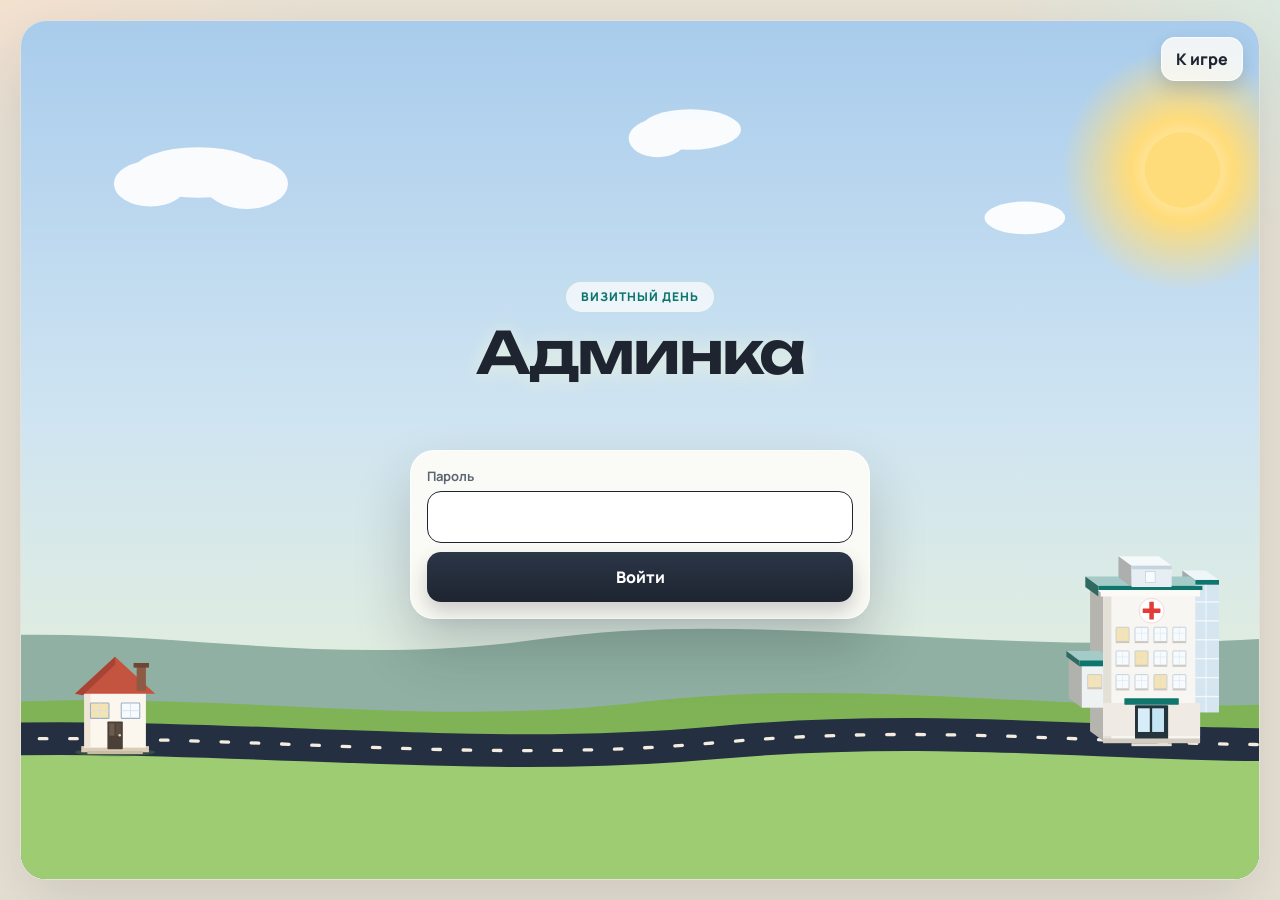
<file: admin.html>
<!DOCTYPE html>
<html lang="ru">
  <head>
    <meta charset="UTF-8" />
    <meta name="viewport" content="width=device-width, initial-scale=1" />
    <title>Админка · Визитный день</title>
    <link rel="preconnect" href="https://fonts.googleapis.com" />
    <link rel="preconnect" href="https://fonts.gstatic.com" crossorigin />
    <link href="https://fonts.googleapis.com/css2?family=Manrope:wght@500;700;800&family=Unbounded:wght@500;600&display=swap" rel="stylesheet" />
    <link rel="stylesheet" href="/styles.css?v=board" />
    <link rel="stylesheet" href="/admin.css?v=claims-select" />
  </head>
  <body>
    <div class="shell is-menu">
      <main class="stage" id="admin"></main>
    </div>
    <script src="/game.js?v=claims"></script>
    <script src="/portraits.js"></script>
    <script src="/admin.js?v=claims-select"></script>
  </body>
</html>
</file>
<file: styles.css>
@font-face {
  font-family: Unbounded;
  font-style: normal;
  font-weight: 600;
  font-display: block;
  src: url("fonts/unbounded-600-cyrillic.woff2") format("woff2");
  unicode-range: U+0301, U+0400-045F, U+0490-0491, U+04B0-04B1, U+2116;
}
@font-face {
  font-family: Unbounded;
  font-style: normal;
  font-weight: 600;
  font-display: block;
  src: url("fonts/unbounded-600-latin.woff2") format("woff2");
  unicode-range: U+0000-00FF, U+0131, U+0152-0153, U+02BB-02BC, U+02C6, U+02DA, U+02DC, U+0304, U+0308, U+0329, U+2000-206F, U+20AC, U+2122, U+2191, U+2193, U+2212, U+2215, U+FEFF, U+FFFD;
}

:root {
  --paper: #f6f1e7;
  --paper-2: #fffdf8;
  --ink: #1e2430;
  --muted: #5c6573;
  --line: #e4dccb;
  --road: #243042;
  --coral: #e23d2f;
  --teal: #0f766e;
  --amber: #a16207;
  --bad: #b42318;
  --shadow: 0 10px 24px rgba(36, 48, 66, 0.08);
  color-scheme: light;
}

* { box-sizing: border-box; }
*::before, *::after { box-sizing: border-box; }

html, body { height: 100%; }

body {
  margin: 0;
  color: var(--ink);
  font-family: Manrope, "Segoe UI", sans-serif;
  background:
    radial-gradient(900px 420px at -10% -10%, #ffe1cc 0%, transparent 55%),
    radial-gradient(800px 480px at 110% 0%, #d5ebe4 0%, transparent 50%),
    #e7e1d4;
}

button, input { font: inherit; color: inherit; }
button { cursor: pointer; }
button:disabled { cursor: default; }

:focus-visible {
  outline: 3px solid var(--teal);
  outline-offset: 2px;
}

.shell {
  height: 100dvh;
  max-width: 1920px;
  margin: 0 auto;
  padding: 20px;
  display: flex;
  gap: 20px;
}

.stage {
  flex: 1 1 auto;
  min-width: 0;
  height: 100%;
  background: var(--paper);
  position: relative;
  display: flex;
  flex-direction: column;
  overflow: clip;
  border-radius: 26px;
  border: 1px solid rgba(30, 36, 48, 0.08);
  box-shadow: 0 24px 60px rgba(30, 36, 48, 0.12);
}

.panel {
  display: none;
  flex: 0 0 300px;
  height: 100%;
  overflow: auto;
}

.num { font-variant-numeric: tabular-nums; }

.sr {
  position: absolute;
  width: 1px;
  height: 1px;
  overflow: hidden;
  clip: rect(0 0 0 0);
}

.start, .summary {
  flex: 1;
  min-height: 0;
  overflow: auto;
  padding: 40px clamp(24px, 5vw, 64px);
}
.start > *, .summary > * {
  max-width: 760px;
  margin-left: auto;
  margin-right: auto;
}
.start > .roster-grid,
.start > .roster-places { max-width: 1240px; }
.start.roster > * { max-width: 1240px; }

.shell.is-menu .panel { display: none; }

/* Game-style menu: centered console over an illustrated backdrop */
.start.menu {
  position: relative;
  padding: 28px clamp(16px, 4vw, 40px);
  display: flex;
  flex-direction: column;
  justify-content: safe center;
  align-items: center;
  overflow: auto;
}
.start.menu > * { max-width: none; margin: 0; }

.menu-scene {
  position: absolute;
  inset: 0;
  width: 100%;
  height: 100%;
  display: block;
  z-index: 0;
}
.menu-home { cursor: pointer; }
.menu-home-body {
  transform-box: fill-box;
  transform-origin: center;
}
.menu-home:hover .menu-home-body {
  animation: menu-home-pulse 0.85s ease-in-out infinite;
}
.menu-home:active .menu-home-body,
.menu-home.is-tap .menu-home-body {
  animation: menu-home-pulse 0.42s ease-in-out 2;
}
@keyframes menu-home-pulse {
  0%, 100% {
    transform: scale(1);
    filter: drop-shadow(0 0 0 rgba(225, 75, 60, 0));
  }
  50% {
    transform: scale(1.18);
    filter: drop-shadow(0 0 7px rgba(225, 75, 60, 0.7));
  }
}
@media (prefers-reduced-motion: reduce) {
  .menu-home:hover .menu-home-body,
  .menu-home:active .menu-home-body,
  .menu-home.is-tap .menu-home-body { animation: none; }
}

.menu-roster-btn {
  position: absolute;
  top: 16px;
  right: 16px;
  z-index: 3;
  width: 44px;
  height: 44px;
  display: grid;
  place-items: center;
  border: 1px solid rgba(255, 255, 255, 0.7);
  border-radius: 14px;
  background: rgba(255, 253, 248, 0.82);
  backdrop-filter: blur(6px);
  color: var(--ink);
  box-shadow: 0 8px 18px rgba(30, 36, 48, 0.16);
  transition: transform 0.12s ease, background 0.15s ease, box-shadow 0.12s ease;
}
.menu-roster-btn svg { width: 22px; height: 22px; }
.menu-roster-btn:hover {
  transform: translateY(-1px);
  background: rgba(255, 253, 248, 0.95);
  box-shadow: 0 12px 22px rgba(30, 36, 48, 0.2);
}

.menu-shell {
  position: relative;
  z-index: 1;
  width: min(460px, 100%);
  display: flex;
  flex-direction: column;
  gap: 14px;
}

.menu-title { text-align: center; }
.menu-title .eyebrow {
  display: inline-block;
  margin: 0 0 12px;
  padding: 8px 16px;
  border-radius: 18px;
  background: rgba(255, 255, 255, 0.7);
  backdrop-filter: blur(5px);
  color: var(--teal);
  line-height: 1.35;
  text-align: center;
  box-shadow: inset 0 0 0 1px rgba(15, 118, 110, 0.18);
}
.menu-title h1 {
  font-weight: 600;
  font-size: clamp(40px, 4.6vw, 58px);
  line-height: 0.96;
  min-height: 1.92em;
  color: var(--ink);
  text-shadow: 0 2px 20px rgba(233, 242, 223, 0.95);
}
.menu-title .lead {
  margin: 10px auto 0;
  max-width: 460px;
  font-size: 14.5px;
  line-height: 1.4;
  font-weight: 600;
  color: #28323f;
  text-shadow: 0 1px 12px rgba(233, 242, 223, 0.95), 0 0 22px rgba(233, 242, 223, 0.85);
}
.menu-record {
  display: flex;
  align-items: center;
  gap: 10px;
  padding: 10px 14px;
  border-radius: 16px;
  background: linear-gradient(135deg, #fff2cf 0%, #ffe3a0 55%, #ffd783 100%);
  box-shadow:
    inset 0 1px 0 rgba(255, 255, 255, 0.7),
    inset 0 0 0 1px rgba(161, 98, 7, 0.22),
    0 6px 16px rgba(161, 98, 7, 0.18);
}
.menu-record-ico {
  flex: none;
  width: 32px;
  height: 32px;
  display: grid;
  place-items: center;
  border-radius: 10px;
  background: rgba(255, 255, 255, 0.55);
  color: #a16207;
  box-shadow: inset 0 0 0 1px rgba(161, 98, 7, 0.22);
}
.menu-record-ico svg { width: 18px; height: 18px; }
.menu-record-label {
  font-size: 11px;
  font-weight: 800;
  letter-spacing: 0.08em;
  text-transform: uppercase;
  color: #8a5a06;
}
.menu-record-value {
  flex: none;
  width: 4.6em;
  height: 1em;
  margin-left: auto;
  font-family: Unbounded, Manrope, sans-serif;
  font-size: 20px;
  font-variant-numeric: tabular-nums;
  line-height: 1;
  letter-spacing: -0.04em;
  text-align: right;
  white-space: nowrap;
  color: #5a3d05;
}
button.menu-record {
  width: 100%;
  height: 52px;
  border: 0;
  color: inherit;
  font: inherit;
  text-align: left;
  cursor: pointer;
  transition: transform 0.12s ease;
}
button.menu-record:hover { transform: translateY(-1px); }

/* Glass console with stacked actions */
.menu-card {
  background: rgba(255, 253, 248, 0.88);
  backdrop-filter: blur(16px) saturate(1.1);
  border: 1px solid rgba(255, 255, 255, 0.75);
  border-radius: 24px;
  padding: 16px;
  box-shadow: 0 28px 56px rgba(30, 36, 48, 0.22);
  display: flex;
  flex-direction: column;
  gap: 9px;
}
.menu-card #start-form { display: flex; flex-direction: column; gap: 9px; }
.menu-card .field { margin: 0; font-size: 13px; color: var(--muted); }
.menu-card .field input { margin-top: 6px; min-height: 44px; }
.menu-card .error { margin: 0; min-height: 0; }
.menu-card .error:empty { display: none; }
.menu-card .btn {
  max-width: none;
  min-height: 46px;
  background: linear-gradient(180deg, #2b3647, #1e2430);
  box-shadow: 0 10px 20px rgba(30, 36, 48, 0.22);
  transition: transform 0.12s ease, box-shadow 0.12s ease;
}
.menu-card .btn:not(:disabled):hover {
  transform: translateY(-1px);
  box-shadow: 0 14px 26px rgba(30, 36, 48, 0.28);
}
.menu-card .btn.btn-go {
  min-height: 52px;
  color: #f3fffb;
  background-image: linear-gradient(
    105deg,
    #0c6b62 0%,
    #149488 24%,
    #5ee0c8 46%,
    #128578 64%,
    #0a574f 100%
  );
  background-size: 220% 100%;
  background-position: 0% 50%;
  box-shadow: 0 10px 22px rgba(12, 107, 98, 0.28), inset 0 1px 0 rgba(255, 255, 255, 0.32);
  animation: sheet-btn-flow 4.8s ease-in-out infinite;
}
.menu-card .btn.btn-go:not(:disabled):hover {
  box-shadow: 0 14px 26px rgba(12, 107, 98, 0.36), inset 0 1px 0 rgba(255, 255, 255, 0.4);
}
.menu-card .btn.secondary {
  background: rgba(255, 255, 255, 0.6);
  box-shadow: inset 0 0 0 1.5px var(--line);
}
.menu-card .btn.secondary:not(:disabled):hover {
  background: rgba(255, 255, 255, 0.9);
  box-shadow: inset 0 0 0 1.5px var(--line);
}

.start.menu.summary-menu { overflow: hidden; }
.summary-menu .menu-shell {
  max-height: 100%;
  min-height: 0;
}
.summary-menu .menu-card {
  flex: 1 1 auto;
  min-height: 0;
  overflow: hidden;
}
.summary-body {
  min-height: 0;
  overflow: auto;
  display: flex;
  flex-direction: column;
  gap: 9px;
  padding-right: 12px;
  scrollbar-gutter: stable;
  scrollbar-width: thin;
  scrollbar-color: rgba(30, 36, 48, 0.4) transparent;
}
.summary-body::-webkit-scrollbar { width: 8px; }
.summary-body::-webkit-scrollbar-thumb {
  background: rgba(30, 36, 48, 0.28);
  border-radius: 99px;
}
.summary-menu .menu-title h1 {
  font-size: clamp(34px, 4vw, 48px);
  line-height: 1.05;
}
.summary-score {
  margin: 0;
  text-align: center;
}
.summary-score b {
  display: block;
  font-family: Unbounded, Manrope, sans-serif;
  font-size: 56px;
  letter-spacing: -0.05em;
  line-height: 0.95;
}
.summary-score span {
  display: block;
  margin-top: 4px;
  color: var(--muted);
  font-size: 13px;
  font-weight: 700;
}
.summary-kicker {
  margin: 4px 0 0;
  font-size: 11px;
  font-weight: 800;
  letter-spacing: 0.08em;
  text-transform: uppercase;
  color: var(--muted);
}
.summary-stats {
  margin: 0;
  padding: 0;
  list-style: none;
}
.summary-stats li {
  display: flex;
  justify-content: space-between;
  gap: 12px;
  align-items: baseline;
  padding: 8px 2px;
  border-top: 1px solid rgba(228, 220, 203, 0.95);
  font-size: 14px;
}
.summary-stats span { color: var(--muted); font-weight: 700; }
.summary-stats b {
  font-family: Unbounded, Manrope, sans-serif;
  font-size: 15px;
  letter-spacing: -0.03em;
  text-align: right;
}
.summary-tips {
  margin: 0;
  padding: 0;
  list-style: none;
  display: grid;
  gap: 6px;
}
.summary-tips li {
  margin: 0;
  padding: 10px 12px;
  border-radius: 14px;
  background: rgba(255, 255, 255, 0.55);
  box-shadow: inset 0 0 0 1px var(--line);
  font-size: 13px;
  line-height: 1.4;
  font-weight: 650;
}
.summary-empty {
  margin: 0;
  color: var(--muted);
  font-size: 13px;
  line-height: 1.4;
  font-weight: 650;
}
.menu-card .summary-log { margin: 0; }
.menu-card .summary-log article {
  background: rgba(255, 255, 255, 0.55);
  box-shadow: inset 0 0 0 1px var(--line);
}

/* Rules modal */
.menu-modal {
  position: absolute;
  inset: 0;
  z-index: 20;
  display: flex;
  align-items: center;
  justify-content: center;
  padding: 28px;
  background: rgba(30, 36, 48, 0.44);
  backdrop-filter: blur(3px);
  opacity: 0;
  transition: opacity 0.2s ease;
}
.menu-modal.is-open { opacity: 1; }
.menu-modal-card {
  width: min(460px, 100%);
  max-height: 100%;
  overflow: auto;
  background: var(--paper-2);
  border-radius: 24px;
  padding: 20px 22px 22px;
  box-shadow: 0 30px 70px rgba(30, 36, 48, 0.34);
  transform: translateY(10px) scale(0.98);
  transition: transform 0.2s ease;
}
.menu-modal.is-open .menu-modal-card { transform: none; }
#rules-modal.menu-modal {
  position: fixed;
  z-index: 80;
  padding: 24px;
  background: rgba(24, 36, 52, 0.42);
  backdrop-filter: blur(8px);
}
#rules-modal .rules-card {
  width: min(680px, 100%);
  max-height: min(100%, calc(100dvh - 48px));
  display: flex;
  flex-direction: column;
  padding: 0;
  overflow: hidden;
  border-radius: 28px;
  background: #fffdf8;
  box-shadow: 0 30px 70px rgba(30, 36, 48, 0.34);
}
.rules-sky {
  position: relative;
  flex: none;
  display: flex;
  align-items: flex-end;
  min-height: 108px;
  overflow: hidden;
  padding: 0 16px 14px;
  background: linear-gradient(180deg, #8ec8ef 0%, #d7eefc 64%, #fffdf8 100%);
}
.rules-sun {
  position: absolute;
  right: 108px;
  top: 16px;
  width: 28px;
  height: 28px;
  border-radius: 50%;
  background: #ffe08a;
  box-shadow: 0 0 0 8px rgba(255, 224, 138, 0.38);
}
.rules-cloud {
  position: absolute;
  left: 22px;
  top: 16px;
  width: 46px;
  height: 16px;
  border-radius: 16px;
  background: #fff;
  box-shadow: 18px -8px 0 -2px #fff, 34px 1px 0 -5px #fff;
}
.rules-sky .menu-modal-head {
  width: 100%;
  margin: 0;
  align-items: flex-end;
}
#rules-modal .menu-modal-close {
  position: absolute;
  top: 14px;
  right: 14px;
  z-index: 2;
  background: rgba(255, 253, 248, 0.9);
  box-shadow: inset 0 0 0 1px rgba(36, 48, 66, 0.08), 0 6px 14px rgba(30, 36, 48, 0.1);
}
.rules-kicker {
  margin: 0 0 2px;
  color: #0f766e;
  font-size: 12px;
  font-weight: 800;
  letter-spacing: 0.08em;
  text-transform: uppercase;
}
.rules-sky .menu-modal-head h2 { font-size: 28px; }
.rules-body {
  min-height: 0;
  overflow: auto;
  padding: 2px 16px 16px;
}
#rules-modal .rules { gap: 8px; }
#rules-modal .rules li {
  background: rgba(255, 255, 255, 0.78);
  box-shadow: inset 0 0 0 1px rgba(36, 48, 66, 0.08);
}
#rules-modal .rules b { background: #0f766e; }
#rules-modal .rules li.is-trap {
  background: #fff1ef;
  box-shadow: inset 0 0 0 1px rgba(194, 37, 24, 0.28);
}
#rules-modal .rules li.is-trap b { background: #c22518; }
.menu-modal-head {
  display: flex;
  align-items: center;
  justify-content: space-between;
  gap: 12px;
  margin-bottom: 14px;
}
.menu-modal-head h2 { margin: 0; font-size: 24px; letter-spacing: -0.04em; line-height: 1.1; }
.menu-modal-close {
  flex: none;
  width: 38px;
  height: 38px;
  display: grid;
  place-items: center;
  border: 0;
  border-radius: 12px;
  background: rgba(36, 48, 66, 0.06);
  color: var(--ink);
  transition: background 0.15s ease;
}
.menu-modal-close svg { width: 18px; height: 18px; }
.menu-modal-close:hover { background: rgba(36, 48, 66, 0.12); }
#board-modal .board-card {
  display: flex;
  align-items: flex-start;
  width: min(560px, calc(100% - 28px));
  max-height: none;
  overflow: visible;
  padding: 0;
  background: transparent;
  box-shadow: none;
}
.board-sheet {
  position: relative;
  z-index: 2;
  flex: 1 1 auto;
  min-width: 0;
  display: flex;
  flex-direction: column;
  max-height: calc(100dvh - 148px);
  overflow: hidden;
  background: var(--paper-2);
  border-radius: 28px;
  padding: 0;
  box-shadow: 0 30px 70px rgba(30, 36, 48, 0.34);
}
.board-sheet { min-height: 328px; }
.board-sky {
  position: relative;
  flex: none;
  display: flex;
  align-items: flex-end;
  height: 96px;
  padding: 0 16px 14px;
  overflow: hidden;
  background: linear-gradient(180deg, #8ec8ef 0%, #d7eefc 68%, #fffdf8 100%);
}
.board-sun {
  position: absolute;
  right: 78px;
  top: 16px;
  width: 26px;
  height: 26px;
  border-radius: 50%;
  background: #ffe08a;
  box-shadow: 0 0 0 7px rgba(255, 224, 138, 0.38);
}
.board-cloud {
  position: absolute;
  left: 26px;
  top: 18px;
  width: 42px;
  height: 14px;
  border-radius: 14px;
  background: #fff;
  box-shadow: 16px -8px 0 -2px #fff, 30px 1px 0 -5px #fff;
}
.board-body {
  display: flex;
  flex-direction: column;
  min-height: 0;
  flex: 1 1 auto;
  padding: 2px 20px 18px;
}
.board-head {
  position: relative;
  z-index: 1;
  width: 100%;
  margin: 0;
}
.board-head h2 {
  text-shadow: 0 1px 0 rgba(255, 255, 255, 0.65);
}
#board-modal .menu-modal-close {
  background: rgba(255, 253, 248, 0.82);
  box-shadow: 0 6px 14px rgba(30, 36, 48, 0.12);
}
#board-modal .menu-modal-head,
#board-modal .board-note { flex-shrink: 0; }
.board-scroll {
  flex: 1 1 auto;
  min-height: 0;
  overflow: auto;
  scrollbar-width: thin;
  scrollbar-color: rgba(30, 36, 48, 0.4) transparent;
}
.board-scroll::-webkit-scrollbar { width: 8px; }
.board-scroll::-webkit-scrollbar-thumb {
  background: rgba(30, 36, 48, 0.28);
  border-radius: 99px;
}
.board-marks {
  position: relative;
  z-index: 1;
  display: flex;
  flex-direction: column;
  gap: 10px;
  flex: none;
  align-self: stretch;
  margin-left: -18px;
  padding-top: 112px;
}
.board-marks button {
  display: flex;
  align-items: center;
  gap: 10px;
  border: 0;
  border-radius: 0 18px 18px 0;
  min-height: 52px;
  padding: 8px 18px 8px 30px;
  background: var(--mark-bg);
  color: var(--mark-ink);
  font-family: Unbounded, Manrope, sans-serif;
  font-size: 13px;
  font-weight: 800;
  letter-spacing: -0.03em;
  text-align: left;
  white-space: nowrap;
  box-shadow:
    inset 0 1px 0 rgba(255, 255, 255, 0.7),
    8px 12px 18px color-mix(in srgb, var(--mark) 32%, transparent);
  transform: translateX(10px);
  transition: transform 0.15s ease, box-shadow 0.15s ease;
}
.board-mark-ico {
  flex: none;
  width: 28px;
  height: 28px;
  display: grid;
  place-items: center;
  border-radius: 9px;
  background: #fffdf8;
  color: var(--mark);
  box-shadow: inset 0 0 0 1px color-mix(in srgb, var(--mark) 28%, white);
}
.board-mark-ico svg { width: 16px; height: 16px; display: block; }
.board-mark-label { line-height: 1.15; }
.board-marks button[data-board="total"] { padding-right: 14px; }
.board-marks button[data-board="points"] {
  --mark: #c8960a;
  --mark-bg: linear-gradient(180deg, #fff6cc 0%, #ffe08a 100%);
  --mark-ink: #6d4c04;
  --mark-on: linear-gradient(180deg, #f0c400 0%, #d4a012 100%);
  --mark-on-ink: #3a2c00;
}
.board-marks button[data-board="days"] {
  --mark: #0f766e;
  --mark-bg: linear-gradient(180deg, #e7faf6 0%, #b7ebe3 100%);
  --mark-ink: #0c5c56;
  --mark-on: linear-gradient(180deg, #14998c 0%, #0b645d 100%);
  --mark-on-ink: #fffdf8;
}
.board-marks button[data-board="total"] {
  --mark: #e23d2f;
  --mark-bg: linear-gradient(180deg, #ffe8e4 0%, #ffc2b8 100%);
  --mark-ink: #9c2c22;
  --mark-on: linear-gradient(180deg, #f05a4c 0%, #c43228 100%);
  --mark-on-ink: #fffdf8;
}
.board-marks button:not(.is-on):hover { transform: translateX(4px); }
.board-marks button.is-on {
  background: var(--mark-on);
  color: var(--mark-on-ink);
  transform: none;
  box-shadow:
    inset 0 1px 0 rgba(255, 255, 255, 0.45),
    10px 14px 22px color-mix(in srgb, var(--mark) 42%, transparent);
}
.board-loading {
  display: flex;
  flex-direction: column;
  align-items: center;
  gap: 10px;
}
.board-loading-label {
  margin: 0;
  color: var(--muted);
  font-size: 13px;
  font-weight: 800;
  letter-spacing: 0.08em;
  text-transform: uppercase;
}
.board-ride {
  position: relative;
  width: 100%;
  height: 156px;
  overflow: hidden;
  border-radius: 18px;
  background: linear-gradient(180deg, #9fd4f8 0 46%, #d7eefc 46% 58%, #b7e38a 58% 100%);
}
.board-ride-sun {
  position: absolute;
  right: 28px;
  top: 14px;
  width: 22px;
  height: 22px;
  border-radius: 50%;
  background: #ffe08a;
  box-shadow: 0 0 0 6px rgba(255, 224, 138, 0.4);
}
.board-ride-cloud {
  position: absolute;
  left: 24px;
  top: 18px;
  width: 34px;
  height: 12px;
  border-radius: 12px;
  background: #fff;
  box-shadow: 12px -6px 0 -2px #fff, 24px 1px 0 -4px #fff;
}
.board-ride-home,
.board-ride-clinic {
  position: absolute;
  bottom: 52px;
  background: #fffdf8;
}
.board-ride-home {
  left: 22px;
  width: 20px;
  height: 14px;
  border-radius: 2px 2px 0 0;
}
.board-ride-home::before {
  content: "";
  position: absolute;
  left: -4px;
  right: -4px;
  top: -9px;
  height: 11px;
  background: #e23d2f;
  clip-path: polygon(50% 0, 100% 100%, 0 100%);
}
.board-ride-clinic {
  right: 18px;
  width: 24px;
  height: 20px;
  border-radius: 3px 3px 0 0;
  box-shadow: inset 0 -6px 0 #e7f4fb;
}
.board-ride-clinic::before {
  content: "";
  position: absolute;
  left: 50%;
  top: 4px;
  width: 8px;
  height: 8px;
  transform: translateX(-50%);
  background:
    linear-gradient(#e23d2f, #e23d2f) center / 8px 2px no-repeat,
    linear-gradient(#e23d2f, #e23d2f) center / 2px 8px no-repeat;
}
.board-ride-road {
  container-type: inline-size;
  position: absolute;
  left: 14px;
  right: 14px;
  bottom: 18px;
  height: 26px;
  border-radius: 8px;
  background: #243042;
  box-shadow: 0 7px 0 #1a2433;
}
.board-ride-scale {
  position: absolute;
  left: 10px;
  right: 10px;
  top: 50%;
  height: 3px;
  margin-top: -1.5px;
  border-radius: 99px;
  background: repeating-linear-gradient(90deg, rgba(255, 255, 255, 0.92) 0 8px, transparent 8px 16px);
  animation: board-dash 0.55s linear infinite;
}
.board-ride-car {
  position: absolute;
  left: 2px;
  bottom: 8px;
  width: 74px;
  height: 32px;
  animation: board-drive 2.4s linear infinite;
  filter: drop-shadow(0 2px 1px rgba(30, 36, 48, 0.35));
}
.board-ride-car .car { display: block; width: 100%; height: 100%; overflow: visible; }
.board-ride .car-wheel { animation: car-roll 0.42s linear infinite; }
.board-ride .car-suspension,
.board-ride .car-spring { animation-duration: 0.26s; }
@keyframes board-dash {
  to { background-position: -16px 0; }
}
@keyframes board-drive {
  from { transform: translateX(0); }
  to { transform: translateX(calc(100cqi - 78px)); }
}
@media (prefers-reduced-motion: reduce) {
  .board-ride-scale,
  .board-ride-car,
  .board-ride .car-wheel,
  .board-ride .car-suspension,
  .board-ride .car-spring { animation: none; }
  .board-ride-car { left: calc(50% - 37px); }
}
.board-tabs {
  display: grid;
  grid-template-columns: repeat(3, minmax(0, 1fr));
  gap: 6px;
  margin: 0 0 8px;
}
.board-tabs button {
  min-height: 40px;
  border: 0;
  border-radius: 12px;
  background: rgba(36, 48, 66, 0.06);
  color: var(--muted);
  font: inherit;
  font-size: 13px;
  font-weight: 800;
}
.board-tabs button.is-on {
  background: #1e2430;
  color: #fffdf8;
}
.board-note {
  margin: 0 0 12px;
  color: var(--muted);
  font-size: 13px;
  font-weight: 700;
}
.board-list {
  list-style: none;
  margin: 0;
  padding: 0;
  display: grid;
  gap: 6px;
}
.board-list li {
  display: grid;
  grid-template-columns: 32px minmax(0, 1fr) auto;
  gap: 8px;
  align-items: center;
  min-height: 42px;
  padding: 8px 10px;
  border-radius: 12px;
  background: white;
  box-shadow: inset 0 0 0 1px var(--line);
}
.board-list .rank {
  display: grid;
  place-items: center;
  width: 28px;
  height: 28px;
  font-family: Unbounded, Manrope, sans-serif;
  font-size: 13px;
  color: var(--muted);
}
.board-list .cup {
  display: block;
  width: 24px;
  height: 24px;
}
.board-list .is-1 {
  background: linear-gradient(180deg, #fff6cc 0%, #ffe08a 100%);
  box-shadow: inset 0 0 0 1px #e2b84a;
}
.board-list .is-1 .rank { color: #c8960a; }
.board-list .is-2 {
  background: linear-gradient(180deg, #f7f8fa 0%, #d5dbe3 100%);
  box-shadow: inset 0 0 0 1px #b7c0cb;
}
.board-list .is-2 .rank { color: #7d8794; }
.board-list .is-3 {
  background: linear-gradient(180deg, #fff0e2 0%, #f0c09a 100%);
  box-shadow: inset 0 0 0 1px #d59262;
}
.board-list .is-3 .rank { color: #b4632a; }
.board-list .who {
  overflow: hidden;
  text-overflow: ellipsis;
  white-space: nowrap;
  font-weight: 800;
}
.board-list .who i {
  margin-left: 6px;
  font-style: normal;
  font-size: 11px;
  font-weight: 800;
  letter-spacing: 0.04em;
  text-transform: uppercase;
  color: var(--teal);
}
.board-list .val { font-weight: 800; }
.board-list .is-you:not(.is-1):not(.is-2):not(.is-3) {
  background: #e7f6f3;
  box-shadow: inset 0 0 0 1.5px rgba(15, 118, 110, 0.45);
}
.board-empty {
  margin: 4px 0 0;
  color: var(--muted);
  font-weight: 700;
}
.menu-modal .rules { margin: 0; gap: 10px; }

.eyebrow {
  margin: 0 0 8px;
  color: var(--teal);
  font-size: 12px;
  font-weight: 800;
  letter-spacing: 0.08em;
  text-transform: uppercase;
}
.sheet .eyebrow {
  letter-spacing: 0.04em;
  line-height: 1.35;
}
.sheet .clinic-name {
  font-size: 16px;
  letter-spacing: 0.03em;
}

h1, h2, .score-pill strong, .result-points, .stamp {
  font-family: Unbounded, Manrope, sans-serif;
}

h1 {
  margin: 0;
  font-size: clamp(38px, 4vw, 54px);
  line-height: 1.02;
  letter-spacing: -0.04em;
}

.lead {
  margin: 14px 0 0;
  font-size: 16px;
  line-height: 1.45;
  max-width: 38em;
}

.rules {
  margin: 18px 0;
  padding: 0;
  list-style: none;
  display: grid;
  gap: 10px;
}

.rules li {
  display: grid;
  grid-template-columns: auto 1fr;
  gap: 10px;
  align-items: start;
  background: var(--paper-2);
  border-radius: 16px;
  padding: 12px;
  box-shadow: var(--shadow);
}

.rules b {
  width: 28px;
  height: 28px;
  border-radius: 50%;
  display: grid;
  place-items: center;
  background: var(--ink);
  color: white;
  font-size: 13px;
}

.rules p { margin: 0; line-height: 1.4; }
.rules span { display: block; color: var(--muted); font-size: 13px; margin-top: 2px; }
.rules li.is-trap {
  background: #fff1ef;
  box-shadow: inset 0 0 0 1px rgba(194, 37, 24, 0.28), var(--shadow);
}
.rules li.is-trap b { background: #c22518; }
.rules li.is-trap p { color: #9f1d14; font-weight: 700; }

.block-title {
  margin: 22px 0 8px;
  font-size: 13px;
  font-weight: 800;
  letter-spacing: 0.04em;
  text-transform: uppercase;
  color: var(--muted);
}

.legend, .drugs {
  display: grid;
  grid-template-columns: repeat(auto-fit, minmax(170px, 1fr));
  gap: 8px;
}
.drugs { position: relative; }
.drug-flow {
  position: absolute;
  z-index: 1;
  margin: 0;
  width: 0;
  height: 0;
  border-radius: 14px;
  background-image: linear-gradient(
    105deg,
    #0c6b62 0%,
    #149488 24%,
    #5ee0c8 46%,
    #128578 64%,
    #0a574f 100%
  );
  background-size: 220% 100%;
  background-position: 0% 50%;
  box-shadow: 0 8px 16px rgba(12, 107, 98, 0.28), inset 0 1px 0 rgba(255, 255, 255, 0.38);
  pointer-events: none;
  opacity: 0;
  animation: sheet-btn-flow 4.8s ease-in-out infinite;
}
.drug-flow.is-on { opacity: 1; }

.legend-item, .drug {
  background: var(--paper-2);
  border-radius: 14px;
  padding: 10px 10px 10px 12px;
  border-left: 4px solid var(--spec);
  box-shadow: var(--shadow);
}

.legend-item { display: flex; flex-direction: column; gap: 2px; }
.legend-item b { font-size: 14px; }
.legend-item span, .drug small { color: var(--muted); font-size: 12px; }

.field { display: block; margin-top: 18px; font-weight: 700; }
.field input {
  display: block;
  width: 100%;
  margin-top: 8px;
  border: 1.5px solid var(--line);
  background: white;
  border-radius: 14px;
  padding: 14px 14px;
  font-size: 16px;
  min-height: 52px;
}
.field input:focus { border-color: var(--ink); outline: none; }

.error { min-height: 1.2em; margin: 8px 0 0; color: var(--bad); font-size: 14px; font-weight: 600; }

.btn, .ghost {
  appearance: none;
  border: 0;
  border-radius: 14px;
  min-height: 52px;
  padding: 14px 16px;
  font-weight: 800;
}

.btn {
  width: 100%;
  max-width: 420px;
  background: var(--ink);
  color: white;
}
.btn:not(:disabled):active { transform: translateY(1px); }
.btn:disabled { opacity: 0.4; }
.btn.secondary { background: transparent; color: var(--ink); box-shadow: inset 0 0 0 1.5px var(--line); margin-top: 8px; }

.ghost {
  background: transparent;
  color: var(--teal);
  width: 100%;
}

.roster-places {
  display: grid;
  grid-template-columns: repeat(auto-fill, minmax(240px, 1fr));
  gap: 8px;
  margin: 0 0 28px;
}
.roster-place {
  margin: 0;
  padding: 12px 14px;
  border-radius: 14px;
  background: var(--paper-2);
  box-shadow: var(--shadow);
  font-size: 14px;
  font-weight: 800;
  line-height: 1.3;
}
.roster-lines {
  display: grid;
  grid-template-columns: repeat(auto-fill, minmax(280px, 1fr));
  gap: 8px;
  margin: 0 0 28px;
}
.roster-line {
  margin: 0;
  padding: 12px 14px;
  border-radius: 14px;
  background: var(--paper-2);
  box-shadow: var(--shadow);
  line-height: 1.35;
}
.roster-line b {
  display: block;
  margin-bottom: 2px;
  color: #6a4510;
  font-size: 14px;
}
.roster-line span {
  color: var(--ink);
  font-size: 14px;
  font-weight: 700;
}
.roster-grid {
  display: grid;
  grid-template-columns: repeat(auto-fill, minmax(168px, 1fr));
  gap: 14px;
  margin: 18px 0 22px;
}
.roster-card {
  background: var(--paper-2);
  border-radius: 18px;
  padding: 10px 10px 12px;
  box-shadow: var(--shadow);
  text-align: center;
}
.roster-card .portrait { border-radius: 14px; }
.roster-card .spec { margin: 4px 0 0; }
.roster-note {
  margin: -6px 0 14px;
  color: var(--muted);
  font-size: 14px;
  font-weight: 700;
  line-height: 1.4;
}
.roster-kicker {
  margin: 0 0 8px;
  font-size: 13px;
  font-weight: 800;
  letter-spacing: 0.04em;
  text-transform: uppercase;
  color: var(--muted);
}
.roster-names {
  display: flex;
  flex-wrap: wrap;
  gap: 8px;
  margin: 0 0 18px;
}
.roster-name {
  margin: 0;
  padding: 8px 12px;
  border-radius: 999px;
  background: var(--paper-2);
  box-shadow: var(--shadow);
  font-size: 14px;
  font-weight: 800;
}
.roster .btn { margin-top: 4px; }

.fine { color: var(--muted); font-size: 12px; line-height: 1.45; margin: 14px 0 0; }
.best-line { margin: 12px 0 0; font-weight: 700; }

.game {
  position: relative;
  flex: 1;
  min-height: 0;
  display: flex;
  flex-direction: column;
}

.topbar {
  flex-shrink: 0;
  padding: 12px 22px 10px;
  background: rgba(246, 241, 231, 0.94);
  border-bottom: 1px solid rgba(36, 48, 66, 0.06);
  position: relative;
  z-index: 6;
  display: grid;
  grid-template-columns: auto minmax(80px, 1fr) auto;
  grid-template-areas:
    "who bar links"
    "who meta links";
  gap: 4px 28px;
  align-items: center;
}
.top-row { grid-area: who; display: flex; align-items: center; }
.daybar { grid-area: bar; }
.day-meta { grid-area: meta; }
.top-links { grid-area: links; }

.score-pill {
  display: flex;
  align-items: center;
  gap: 8px;
  padding: 4px 14px 4px 4px;
  border-radius: 16px;
  background:
    linear-gradient(180deg, rgba(255, 255, 255, 0.72), rgba(255, 255, 255, 0) 46%),
    linear-gradient(180deg, #fff4cc, #f6c453);
  color: #6a4510;
  line-height: 1;
  flex-shrink: 0;
  box-shadow:
    inset 0 1px 0 rgba(255, 255, 255, 0.9),
    inset 0 0 0 1px rgba(176, 124, 20, 0.28),
    0 8px 16px rgba(176, 124, 20, 0.16);
}
.score-mark {
  width: 32px;
  height: 32px;
  border-radius: 12px;
  display: grid;
  place-items: center;
  background:
    linear-gradient(180deg, #fffdf6, #ffe08a);
  color: #c2410c;
  box-shadow: inset 0 0 0 1px rgba(176, 124, 20, 0.22);
}
.score-mark svg { width: 16px; height: 16px; display: block; }
.score-copy {
  display: flex;
  flex-direction: column;
  align-items: flex-start;
  gap: 2px;
  min-width: 4.2em;
}
.score-kicker {
  font-family: Manrope, sans-serif;
  font-size: 9px;
  font-weight: 800;
  letter-spacing: 0.12em;
  text-transform: uppercase;
  color: #8a5a14;
}
.score-pill strong {
  font-size: 18px;
  font-weight: 600;
  letter-spacing: -0.04em;
  line-height: 1;
  color: #5c3a08;
}

.daybar {
  align-self: end;
  height: 8px;
  border-radius: 99px;
  background: #e3d9c6;
  overflow: hidden;
}
.daybar i {
  display: block;
  height: 100%;
  width: 0;
  background: linear-gradient(90deg, var(--teal), #e2a23a 70%, var(--coral));
  border-radius: inherit;
}

.day-meta, .top-links {
  display: flex;
  justify-content: space-between;
  gap: 16px;
  align-items: center;
  font-size: 12px;
  color: var(--muted);
}
.top-links { justify-content: flex-end; gap: 8px; }
.soundbar {
  position: relative;
  z-index: 6;
  display: flex;
  align-items: center;
  flex-shrink: 0;
  gap: 4px;
  padding: 3px;
  border-radius: 999px;
  background: #fffdf8;
  box-shadow: inset 0 0 0 1px rgba(36, 48, 66, 0.1);
}
.soundbar.is-floating {
  position: absolute;
  top: 16px;
  left: 16px;
  z-index: 4;
  max-width: none;
  margin: 0;
  background: rgba(255, 253, 248, 0.9);
  box-shadow: inset 0 0 0 1px rgba(36, 48, 66, 0.1), 0 8px 18px rgba(30, 36, 48, 0.12);
}
.start > .soundbar.is-floating { max-width: none; margin: 0; }
.start { position: relative; }
.sound-mute.is-off { color: var(--muted); }
.icon-btn {
  width: 36px;
  height: 36px;
  min-height: 36px;
  padding: 0;
  border: 0;
  border-radius: 50%;
  display: grid;
  place-items: center;
  background: #fffdf8;
  color: var(--teal);
  box-shadow: inset 0 0 0 1px rgba(36, 48, 66, 0.12), 0 2px 6px rgba(30, 36, 48, 0.08);
}
.icon-btn svg {
  width: 18px;
  height: 18px;
  display: block;
  fill: none;
  stroke: currentColor;
  stroke-width: 1.8;
  stroke-linecap: round;
  stroke-linejoin: round;
}
.icon-btn:hover { background: #f3fbf8; }
.icon-finish { color: var(--coral); }
.icon-finish:hover { background: #fff4f1; }
.top-links .icon-btn {
  width: 44px;
  height: 44px;
  min-height: 44px;
  color: #fff;
  transition: transform 0.12s ease, box-shadow 0.12s ease;
}
.top-links .icon-btn svg { width: 20px; height: 20px; }
.top-links .icon-rules {
  background: linear-gradient(180deg, #2bb8a8 0%, #0c6b62 100%);
  box-shadow: inset 0 1px 0 rgba(255, 255, 255, 0.4), 0 8px 16px rgba(12, 107, 98, 0.32);
}
.top-links .icon-finish {
  background: linear-gradient(180deg, #f07a64 0%, #c22518 100%);
  box-shadow: inset 0 1px 0 rgba(255, 255, 255, 0.4), 0 8px 16px rgba(194, 37, 24, 0.32);
}
.top-links .icon-btn:hover { transform: translateY(-1px); }
.top-links .icon-rules:hover {
  background: linear-gradient(180deg, #3ec7b6 0%, #0e766c 100%);
  box-shadow: inset 0 1px 0 rgba(255, 255, 255, 0.5), 0 12px 20px rgba(12, 107, 98, 0.4);
}
.top-links .icon-finish:hover {
  background: linear-gradient(180deg, #f58b76 0%, #cf2d1e 100%);
  box-shadow: inset 0 1px 0 rgba(255, 255, 255, 0.5), 0 12px 20px rgba(194, 37, 24, 0.4);
}

.map-frame {
  position: relative;
  flex: 1 1 auto;
  height: 0;
  min-height: 0;
}
.map-frame > .soundbar {
  position: absolute;
  top: 16px;
  left: 16px;
  z-index: 7;
  background: rgba(255, 253, 248, 0.94);
  box-shadow: inset 0 0 0 1px rgba(36, 48, 66, 0.1), 0 8px 18px rgba(30, 36, 48, 0.16);
}
.map-scroll {
  position: absolute;
  inset: 0;
  overflow-x: scroll;
  overflow-y: auto;
  overscroll-behavior: contain;
  overflow-anchor: none;
  background: #b9e2fb;
}

.stage.is-modal .map-scroll { overflow: hidden; }
.stage.is-busy .map-scroll { overflow: auto; pointer-events: none; }

.scenery {
  position: absolute;
  inset: 0;
  z-index: 0;
  pointer-events: none;
  overflow: hidden;
}
.landscape {
  position: absolute;
  inset: 0;
  width: 100%;
  height: 100%;
  display: block;
  transform: translateZ(0);
}
.sky-cloud { opacity: 0.94; }
.sky-sun { filter: drop-shadow(0 0 4px rgba(255, 210, 90, 0.35)); }
.hill-far { fill: #8aa89a; }
.hill-mid { fill: #6d9a62; }
.hill-near { fill: #7fb356; }
.hill-front { fill: #9dcc72; }
.hill-sheet {
  position: absolute;
  top: 0;
  height: 100%;
  pointer-events: none;
  will-change: transform;
}
.sky-clouds { z-index: 0; }

.route {
  position: relative;
  height: 100%;
  min-height: 100%;
  width: 2400px;
}

.road {
  position: absolute;
  left: 0;
  top: 0;
  width: 100%;
  height: 100%;
  overflow: visible;
  pointer-events: none;
  z-index: 1;
}
.road-body {
  fill: url(#roadSideGrad);
  stroke: #1a2030;
  stroke-width: 0.8;
  stroke-linejoin: round;
}
.road-lip {
  fill: none;
  stroke: rgba(255, 253, 248, 0.38);
  stroke-width: 2;
  stroke-linecap: round;
}
.road-mark {
  fill: none;
  stroke: #f3ecdf;
  stroke-width: 1.5;
  stroke-dasharray: 3 14;
  stroke-linecap: round;
  opacity: 0.85;
}

.skyline {
  position: absolute;
  inset: 0;
  z-index: 0;
  pointer-events: none;
}
.city-layer { position: absolute; inset: 0; }
.city-block {
  position: absolute;
  left: 0;
  top: 0;
  transform: translate(-50%, -100%);
  filter: brightness(0.84) saturate(0.86) drop-shadow(0 2px 1px rgba(36, 48, 66, 0.16));
  will-change: transform;
}
.city-layer[data-depth="0.97"] .city-block {
  filter: brightness(0.78) saturate(0.8) drop-shadow(0 2px 1px rgba(36, 48, 66, 0.14));
}
.city-layer[data-depth="0.94"] .city-block {
  filter: brightness(0.48) saturate(0.5) drop-shadow(0 2px 1px rgba(36, 48, 66, 0.1));
}
.city-block svg { display: block; width: 100%; height: 100%; }

.stop { position: absolute; width: 0; height: 0; }
.stop.center { width: 168px; height: auto; z-index: 3; }
.clinic-hit {
  position: absolute;
  left: calc(var(--clinic-w, 194px) / -2);
  top: calc(var(--clinic-sink, 4px) - var(--clinic-h, 263px));
  width: var(--clinic-w, 194px);
  height: var(--clinic-h, 263px);
  padding: 0;
  border: 0;
  background: none;
  color: inherit;
}
.clinic {
  position: absolute;
  inset: 0;
  z-index: 0;
  pointer-events: none;
  filter: drop-shadow(0 4px 3px rgba(36, 48, 66, 0.28));
  transition: filter 0.2s ease;
}
.clinic-hit:not(:disabled) { cursor: pointer; }
.clinic-hit:not(:disabled):hover .clinic {
  filter:
    brightness(1.07)
    saturate(1.06)
    drop-shadow(0 8px 6px rgba(36, 48, 66, 0.34))
    drop-shadow(0 0 12px color-mix(in srgb, var(--spec, #0f766e) 55%, transparent));
}
.clinic svg { display: block; width: 100%; height: 100%; }
.clinic-banner {
  --banner-ring: transparent;
  position: absolute;
  left: 50%;
  bottom: calc(100% + var(--banner-gap, 10px));
  z-index: 3;
  display: flex;
  align-items: stretch;
  gap: 4px;
  transform: translateX(-50%);
  padding: 4px;
  border-radius: 18px;
  background: #fffdf8;
  color: var(--ink);
  box-shadow:
    0 0 0 1px rgba(30, 36, 48, 0.06),
    0 0 0 2px var(--banner-ring),
    0 12px 20px rgba(30, 36, 48, 0.16);
  white-space: nowrap;
  transition: transform 0.55s cubic-bezier(0.2, 0.7, 0.2, 1), box-shadow 0.35s ease;
}
.clinic-hit:not(:disabled):hover .clinic-banner {
  --banner-ring: color-mix(in srgb, var(--spec, #0f766e) 62%, white);
  transform: translateX(-50%) translateY(-4px);
  transition: transform 0.2s ease, box-shadow 0.2s ease;
}
.clinic-banner::after {
  content: "";
  position: absolute;
  left: 50%;
  bottom: -6px;
  transform: translateX(-50%);
  border-left: 7px solid transparent;
  border-right: 7px solid transparent;
  border-top: 7px solid #fffdf8;
  filter: drop-shadow(0 1px 0 rgba(30, 36, 48, 0.06));
}
.banner-time {
  display: flex;
  align-items: center;
  gap: 6px;
  min-width: 78px;
  padding: 6px 10px 6px 8px;
  border-radius: 14px;
  background:
    linear-gradient(180deg, rgba(255, 255, 255, 0.72), rgba(255, 255, 255, 0) 52%),
    linear-gradient(180deg, #fff3d4, #ffd27a);
  color: #8a4e12;
  box-shadow: inset 0 0 0 1px rgba(176, 112, 20, 0.16);
}
.banner-time[hidden] { display: none; }
.banner-time-icon { width: 15px; height: 15px; flex: none; }
.banner-time-copy { display: flex; flex-direction: column; align-items: flex-start; gap: 2px; }
.banner-time-val {
  font-family: Unbounded, Manrope, sans-serif;
  font-size: 13px;
  font-weight: 600;
  letter-spacing: -0.03em;
  line-height: 1;
}
.banner-kicker {
  font-family: Manrope, sans-serif;
  font-size: 9px;
  font-weight: 800;
  letter-spacing: 0.02em;
  line-height: 1;
  opacity: 0.78;
}
.is-current .banner-time {
  background:
    linear-gradient(180deg, rgba(255, 255, 255, 0.72), rgba(255, 255, 255, 0) 52%),
    linear-gradient(180deg, #e7f7f3, #b7e6db);
  color: #0f766e;
  box-shadow: inset 0 0 0 1px rgba(15, 118, 110, 0.18);
}
.banner-pts {
  display: flex;
  flex-direction: column;
  align-items: center;
  justify-content: center;
  gap: 2px;
  min-width: 64px;
  padding: 6px 12px 7px;
  border-radius: 14px;
}
.banner-pts-open {
  background:
    linear-gradient(180deg, rgba(255, 255, 255, 0.78), rgba(255, 255, 255, 0.16) 48%),
    color-mix(in srgb, var(--pts, var(--spec, #0f766e)) 24%, white);
  color: color-mix(in srgb, var(--pts, var(--spec, #0f766e)) 74%, #1e2430);
  box-shadow: inset 0 0 0 1px color-mix(in srgb, var(--pts, var(--spec, #0f766e)) 28%, white);
}
.banner-pts-done {
  display: none;
  flex-direction: row;
  gap: 6px;
  padding-left: 10px;
  background:
    linear-gradient(180deg, rgba(255, 255, 255, 0.75), rgba(255, 255, 255, 0) 50%),
    #e7f6ef;
  color: #176b32;
  box-shadow: inset 0 0 0 1px rgba(23, 107, 50, 0.14);
}
.banner-pts .num {
  font-family: Unbounded, Manrope, sans-serif;
  font-size: 16px;
  font-weight: 600;
  letter-spacing: -0.04em;
  line-height: 1;
  color: color-mix(in srgb, var(--pts, var(--spec, #0f766e)) 82%, #1e2430);
}
.banner-unit {
  font-family: Manrope, sans-serif;
  font-size: 9px;
  font-weight: 800;
  letter-spacing: 0.03em;
  line-height: 1;
  opacity: 0.78;
}
.banner-score { display: flex; flex-direction: column; align-items: center; gap: 2px; }
.banner-check { width: 16px; height: 16px; flex: none; color: currentColor; }
.stop.is-visited .banner-time,
.stop.is-visited .banner-pts-open { display: none; }
.stop.is-visited .banner-pts-done { display: flex; }
.stop.is-reveal.is-visited .clinic-banner { transform: translateX(-50%) scale(1.06); }
.clinic-hit:not(:disabled):active .clinic-banner { transform: translateX(-50%) scale(0.97); }
.is-locked .clinic { opacity: 0.5; }
.is-locked .clinic-banner { opacity: 0.88; }
.is-current .clinic-banner { --banner-ring: var(--ink); }
.is-selected .clinic-banner { --banner-ring: var(--coral); }
.stop[data-outcome="full"] { --visit-accent: #176b32; }
.stop[data-outcome="half"] { --visit-accent: #8a4e12; }
.stop[data-outcome="quarter"] { --visit-accent: #3451a3; }
.stop[data-outcome="none"] { --visit-accent: #5c6573; }
.stop[data-outcome="dislike"] { --visit-accent: #b42318; }
.stop[data-outcome="full"] .banner-pts-done {
  background:
    linear-gradient(180deg, rgba(255, 255, 255, 0.75), rgba(255, 255, 255, 0) 50%),
    #e7f6ef;
  color: #176b32;
}
.stop[data-outcome="half"] .banner-pts-done {
  background:
    linear-gradient(180deg, rgba(255, 255, 255, 0.75), rgba(255, 255, 255, 0) 50%),
    #fff1d4;
  color: #8a4e12;
}
.stop[data-outcome="quarter"] .banner-pts-done {
  background:
    linear-gradient(180deg, rgba(255, 255, 255, 0.75), rgba(255, 255, 255, 0) 50%),
    #e7eeff;
  color: #3451a3;
}
.stop[data-outcome="none"] .banner-pts-done {
  background:
    linear-gradient(180deg, rgba(255, 255, 255, 0.75), rgba(255, 255, 255, 0) 50%),
    #eef0f3;
  color: #5c6573;
}
.stop[data-outcome="dislike"] .banner-pts-done {
  background:
    linear-gradient(180deg, rgba(255, 255, 255, 0.75), rgba(255, 255, 255, 0) 50%),
    #ffece8;
  color: #b42318;
}
.stop[data-outcome="full"] .banner-pts-done .num,
.stop[data-outcome="half"] .banner-pts-done .num,
.stop[data-outcome="quarter"] .banner-pts-done .num,
.stop[data-outcome="none"] .banner-pts-done .num,
.stop[data-outcome="dislike"] .banner-pts-done .num { color: currentColor; }
.home { display: block; width: 100%; height: auto; overflow: visible; }
.home text { font-family: Manrope, sans-serif; font-size: 15px; font-weight: 800; fill: var(--ink); }

.pin {
  position: absolute;
  width: 14px;
  height: 14px;
  border-radius: 50%;
  background: var(--paper);
  border: 3px solid var(--road);
  z-index: 2;
  left: 50%;
}
.stop.at-clinic .pin { top: 0; bottom: auto; transform: translate(-50%, -50%); }
.stop.center .pin { left: 100%; top: 60.6%; transform: translate(-50%, -50%); }

.token {
  position: absolute;
  z-index: 4;
  width: 80px;
  height: 35px;
  margin-left: -40px;
  margin-top: -26px;
  pointer-events: none;
  transform-origin: 50% 75%;
}
.token svg { display: block; width: 100%; height: 100%; overflow: visible; filter: drop-shadow(0 2px 1px rgba(30, 36, 48, 0.35)); }
.car-suspension,
.car-engine,
.car-spring,
.car-wheel {
  transform-box: fill-box;
  transform-origin: center bottom;
}
.car-engine { transform-origin: 50% 62%; }
.car-wheel { transform-origin: center; }
.car-suspension { animation: car-spring 0.52s ease-in-out infinite; }
.car-engine { animation: car-motor 0.11s linear infinite; }
.car-spring { animation: car-spring-squash 0.52s ease-in-out infinite; }
.token.is-driving .car-suspension,
.token.is-driving .car-spring { animation-duration: 0.26s; }
.token.is-driving .car-wheel { animation: car-roll 0.38s linear infinite; }
@keyframes car-spring {
  0%, 100% { transform: translateY(0); }
  50% { transform: translateY(1.7px); }
}
@keyframes car-spring-squash {
  0%, 100% { transform: scaleY(1); }
  50% { transform: scaleY(0.45); }
}
@keyframes car-motor {
  0%, 100% { transform: translate(0, 0); }
  25% { transform: translate(0.45px, -0.25px); }
  50% { transform: translate(-0.4px, 0.3px); }
  75% { transform: translate(0.3px, 0.15px); }
}
@keyframes car-roll {
  to { transform: rotate(360deg); }
}
@media (prefers-reduced-motion: reduce) {
  .car-suspension,
  .car-engine,
  .car-spring,
  .car-wheel { animation: none; }
}

.portrait-slot { position: relative; width: 100%; }
.portrait { width: 100%; height: auto; display: block; border-radius: 14px; }
.portrait .face-lid,
.portrait .face-look,
.portrait .face-brow {
  transform-box: fill-box;
  transform-origin: center;
}
.portrait .face-lid {
  transform: scaleY(0);
  transform-origin: center top;
  animation: face-blink var(--face-pace, 6.4s) var(--face-delay, 0s) infinite;
  animation-fill-mode: backwards;
}
.portrait .face-look {
  animation: face-glance calc(var(--face-pace, 6.4s) * 1.05) calc(var(--face-delay, 0s) + 0.15s) infinite;
}
.portrait .face-brow {
  animation: face-brow var(--face-pace, 6.4s) var(--face-delay, 0s) infinite;
}
@keyframes face-blink {
  0%, 8%, 14%, 20%, 26%, 100% { transform: scaleY(0); }
  11%, 23% { transform: scaleY(1); }
}
@keyframes face-glance {
  0%, 30%, 78%, 100% { transform: translate(0, 0); }
  40%, 52% { transform: translate(1.7px, 0.35px); }
  62%, 72% { transform: translate(-1.3px, 0.55px); }
}
@keyframes face-brow {
  0%, 32%, 74%, 100% { transform: translateY(0); }
  44%, 60% { transform: translateY(-1.4px); }
}
@media (prefers-reduced-motion: reduce) {
  .portrait .face-lid,
  .portrait .face-look,
  .portrait .face-brow { animation: none; }
  .portrait .face-lid { transform: scaleY(0); }
}
.who { display: flex; flex-direction: column; align-items: center; width: 100%; line-height: 1.15; color: var(--ink); }
.who .first,
.who .last { font-size: 12px; font-weight: 800; letter-spacing: -0.03em; color: var(--ink); }
.who .last { font-size: 13px; }
.spec { font-weight: 800; color: var(--spec); font-size: 11px; margin: 1px 0 4px; }

.is-visited .portrait { filter: saturate(0.45); }
.person { display: flex; gap: 12px; align-items: center; margin-bottom: 4px; }
.person .portrait { width: 72px; height: 90px; flex: none; border-radius: 16px; }
.person h2 { font-size: 22px; }
.person .sub { margin: 4px 0 0; }

.doctor-pick {
  display: grid;
  grid-template-columns: repeat(3, minmax(0, 1fr));
  gap: 8px;
  margin: 4px 0 12px;
}
.sheet.is-pick {
  padding: 28px 28px 26px;
}
.sheet.is-pick .clinic-name {
  margin-bottom: 14px;
}
.sheet.is-pick h2 {
  margin-bottom: 22px;
}
.sheet.is-pick .doctor-pick {
  gap: 14px;
  margin: 0 0 22px;
}
.sheet.is-pick .doctor-choice {
  gap: 10px;
  padding: 14px 10px 16px;
}
.doctor-choice {
  display: flex;
  flex-direction: column;
  align-items: center;
  gap: 4px;
  min-height: 0;
  padding: 8px 6px 10px;
  border-radius: 16px;
  border: 1.5px solid var(--line);
  background: white;
  text-align: center;
}
.doctor-choice .portrait { width: auto; height: 112px; max-width: 100%; border-radius: 14px; }
.doctor-choice .spec { font-size: 12px; font-weight: 800; color: var(--spec); margin: 0; }
.doctor-choice:not(:disabled) {
  position: relative;
  border: 2px solid var(--spec);
  background:
    linear-gradient(180deg, rgba(255, 255, 255, 0.72), rgba(255, 255, 255, 0.16) 48%),
    color-mix(in srgb, var(--spec) 16%, white);
  animation: doctor-pulse 2.2s ease-in-out infinite;
}
.doctor-pick .doctor-choice:nth-child(2):not(:disabled) { animation-delay: .28s; }
.doctor-pick .doctor-choice:nth-child(3):not(:disabled) { animation-delay: .56s; }
.doctor-choice:not(:disabled)::after {
  content: "";
  position: absolute;
  inset: 0;
  border-radius: inherit;
  pointer-events: none;
  animation: doctor-ring 2.2s ease-out infinite;
}
.doctor-pick .doctor-choice:nth-child(2):not(:disabled)::after { animation-delay: .28s; }
.doctor-pick .doctor-choice:nth-child(3):not(:disabled)::after { animation-delay: .56s; }
@keyframes doctor-pulse {
  0%, 100% { transform: scale(1); box-shadow: 0 6px 14px rgba(30, 36, 48, 0.08); }
  50% { transform: scale(1.04); box-shadow: 0 12px 22px color-mix(in srgb, var(--spec) 34%, transparent); }
}
@keyframes doctor-ring {
  0% { box-shadow: 0 0 0 0 color-mix(in srgb, var(--spec) 50%, transparent); }
  75%, 100% { box-shadow: 0 0 0 8px color-mix(in srgb, var(--spec) 0%, transparent); }
}
.doctor-choice.is-picked {
  border-color: var(--ink);
  box-shadow: 0 0 0 1px var(--ink);
}
.doctor-choice.is-seen {
  opacity: 0.5;
  border-style: dashed;
}
.doctor-choice:disabled { cursor: default; }
.doctor-card {
  display: grid;
  grid-template-columns: 148px minmax(0, 1fr);
  gap: 16px;
  align-items: center;
  margin: 2px 0 12px;
}
.doctor-card .portrait { width: 148px; height: 185px; border-radius: 20px; }
.doctor-card h2 { margin: 0; font-size: 26px; line-height: 1.05; }
.doctor-card h2 .first,
.doctor-card h2 .last { display: block; }
.doctor-card .spec { margin: 8px 0 0; font-size: 20px; font-weight: 800; }
@media (max-width: 520px) {
  .doctor-pick { grid-template-columns: 1fr; }
  .doctor-card { grid-template-columns: 1fr; justify-items: center; text-align: center; }
}
.mark {
  width: 18px;
  height: 18px;
  border-radius: 6px;
  display: inline-grid;
  place-items: center;
  background: var(--spec);
  color: white;
  font-size: 11px;
  font-style: normal;
  font-weight: 800;
}

.day-end {
  width: 100%;
}
.day-end[hidden] { display: none; }
.game-corner {
  position: absolute;
  z-index: 6;
  right: 20px;
  bottom: 20px;
  width: min(440px, calc(100% - 40px));
  display: flex;
  flex-direction: column;
  align-items: flex-end;
  gap: 12px;
  pointer-events: none;
}
.game-corner > * { pointer-events: auto; }
.portfolio-btn {
  position: relative;
  isolation: isolate;
  overflow: hidden;
  display: flex;
  align-items: center;
  gap: 10px;
  height: 46px;
  padding: 0 18px 0 6px;
  border: 0;
  border-radius: 999px;
  background:
    linear-gradient(180deg, rgba(255, 228, 170, 0.18), transparent 46%),
    linear-gradient(180deg, #2c3546 0%, #161b24 100%);
  color: #ffe7b0;
  font-size: 13px;
  font-weight: 800;
  letter-spacing: 0.14em;
  box-shadow:
    inset 0 1px 0 rgba(255, 228, 170, 0.38),
    inset 0 0 0 1px rgba(212, 168, 74, 0.62),
    0 12px 24px rgba(22, 27, 36, 0.34);
  animation: portfolio-pulse 2.8s ease-in-out infinite;
  transition: transform 0.12s ease, box-shadow 0.12s ease;
}
.portfolio-btn::after {
  content: "";
  position: absolute;
  z-index: 2;
  top: -30%;
  bottom: -30%;
  left: 0;
  width: 38%;
  background: linear-gradient(100deg, transparent, rgba(255, 248, 226, 0.72), transparent);
  transform: translateX(-220%) skewX(-16deg);
  animation: portfolio-gleam 3.6s ease-in-out infinite;
  pointer-events: none;
}
.portfolio-mark {
  position: relative;
  z-index: 1;
  width: 34px;
  height: 34px;
  display: grid;
  place-items: center;
  border-radius: 999px;
  background: linear-gradient(180deg, #ffe9b4 0%, #e4b14a 100%);
  color: #3a2c00;
  box-shadow:
    inset 0 1px 0 rgba(255, 255, 255, 0.75),
    0 2px 6px rgba(0, 0, 0, 0.28);
}
.portfolio-btn svg {
  width: 18px;
  height: 18px;
  fill: none;
  stroke: currentColor;
  stroke-width: 1.8;
  stroke-linecap: round;
  stroke-linejoin: round;
}
.portfolio-btn:hover {
  animation: none;
  transform: translateY(-1px);
  box-shadow:
    inset 0 1px 0 rgba(255, 228, 170, 0.5),
    inset 0 0 0 1px rgba(232, 190, 96, 0.8),
    0 16px 28px rgba(22, 27, 36, 0.4);
}
@keyframes portfolio-pulse {
  0%, 100% { transform: scale(1); }
  50% { transform: scale(1.045); }
}
@keyframes portfolio-gleam {
  0%, 42% { transform: translateX(-220%) skewX(-16deg); }
  72%, 100% { transform: translateX(420%) skewX(-16deg); }
}
.portfolio-card { width: min(860px, 100%); padding: 16px 16px 14px; }
.portfolio-card .menu-modal-head { margin-bottom: 8px; }
.portfolio-note {
  margin: 0 0 10px;
  color: var(--muted);
  font-size: 13px;
  line-height: 1.35;
}
.portfolio-board {
  display: grid;
  grid-template-columns: repeat(4, minmax(0, 1fr));
  gap: 8px;
}
.portfolio-col {
  padding: 8px 8px 8px;
  border-radius: 16px;
  background: rgba(255, 255, 255, 0.72);
  box-shadow: inset 0 0 0 1px rgba(36, 48, 66, 0.08);
}
.portfolio-col h3 {
  display: block;
  width: fit-content;
  max-width: 100%;
  margin: 0 auto 8px;
  padding: 4px 12px;
  border-radius: 999px;
  background: #3451a3;
  color: #fffdf8;
  font-size: 13px;
  font-weight: 800;
  letter-spacing: -0.02em;
  line-height: 1.25;
  text-align: center;
  box-shadow: 0 4px 10px rgba(52, 81, 163, 0.22);
}
.portfolio-col ol {
  display: flex;
  flex-direction: column;
  gap: 4px;
  margin: 0;
  padding: 0;
  list-style: none;
}
.portfolio-rank {
  display: flex;
  flex-direction: row;
  align-items: center;
  justify-content: space-between;
  gap: 6px;
  min-height: 0;
  padding: 3px 3px 3px 9px;
  border-radius: 999px;
  text-align: left;
  color: var(--ink);
  background: color-mix(in srgb, var(--chip) 14%, white);
  box-shadow: none;
}
.portfolio-rank span {
  min-width: 0;
  font-size: 12.5px;
  font-weight: 800;
  line-height: 1.15;
  color: #1e2430;
}
.portfolio-rank b {
  flex: none;
  min-width: 44px;
  padding: 4px 7px;
  border-radius: 999px;
  font-size: 12px;
  font-weight: 800;
  line-height: 1;
  letter-spacing: -0.03em;
  text-align: center;
  font-variant-numeric: tabular-nums;
  color: #fff;
  background: var(--chip);
  box-shadow: inset 0 1px 0 rgba(255, 255, 255, 0.28);
}
.portfolio-rank.is-full { --chip: #157a32; }
.portfolio-rank.is-half { --chip: #e0b000; }
.portfolio-rank.is-half b { color: #3a2c00; background: #ffe14a; }
.portfolio-rank.is-quarter { --chip: #e65100; }
.portfolio-rank.is-zero { --chip: #c22518; }
.portfolio-claims {
  margin-top: 8px;
  padding-top: 7px;
  border-top: 1px solid rgba(36, 48, 66, 0.1);
}
.portfolio-claims > p {
  margin: 0 0 6px;
  font-size: 10px;
  font-weight: 800;
  letter-spacing: 0.04em;
  text-transform: uppercase;
  color: var(--muted);
  text-align: center;
}
.portfolio-claims ul {
  display: grid;
  gap: 4px;
  margin: 0;
  padding: 0;
  list-style: none;
}
.portfolio-claims li {
  padding: 5px 7px;
  border-radius: 8px;
  background: #eef8e8;
  color: #176b32;
  font-size: 11.5px;
  font-weight: 700;
  line-height: 1.3;
  text-align: left;
}
.portfolio-claims .is-empty {
  margin: 0;
  letter-spacing: 0;
  text-transform: none;
  font-size: 12px;
  line-height: 1.35;
}
@media (max-width: 720px) {
  .portfolio-board { grid-template-columns: 1fr 1fr; }
}
.day-end-card {
  width: 100%;
  display: grid;
  grid-template-columns: 46px minmax(0, 1fr);
  gap: 12px;
  align-items: center;
  text-align: left;
  padding: 14px 16px;
  border: 0;
  border-radius: 22px;
  color: var(--ink);
  background:
    radial-gradient(80px 60px at 12% 0%, rgba(226, 162, 58, 0.35), transparent 70%),
    linear-gradient(180deg, #fffdf8 0%, #fff4e6 100%);
  box-shadow: 0 18px 40px rgba(30, 36, 48, 0.18);
  animation:
    day-end-in 0.35s ease,
    day-end-pulse 1.6s ease-in-out 0.35s infinite;
}
.day-end-card:active { transform: translateY(1px); }
.day-end-mark {
  width: 46px;
  height: 46px;
  border-radius: 16px;
  background:
    radial-gradient(circle at 50% 42%, #ffe08a 0 28%, transparent 30%),
    linear-gradient(160deg, #e23d2f, #d06a1f);
  box-shadow: inset 0 -8px 0 rgba(30, 36, 48, 0.12);
}
.day-end-copy { display: flex; flex-direction: column; gap: 2px; min-width: 0; }
.day-end-kicker {
  color: var(--coral);
  font-size: 11px;
  font-weight: 800;
  letter-spacing: 0.08em;
  text-transform: uppercase;
}
.day-end-card strong {
  font-family: Unbounded, Manrope, sans-serif;
  font-size: 18px;
  font-weight: 600;
  letter-spacing: -0.03em;
}
.day-end-note { color: var(--muted); font-size: 13px; line-height: 1.35; }
@keyframes day-end-in {
  from { opacity: 0; transform: translateY(14px); }
  to { opacity: 1; transform: none; }
}
@keyframes day-end-pulse {
  0%, 100% {
    transform: scale(1);
    box-shadow: 0 18px 40px rgba(30, 36, 48, 0.18);
  }
  50% {
    transform: scale(1.035);
    box-shadow:
      0 22px 44px rgba(30, 36, 48, 0.22),
      0 0 0 7px rgba(226, 61, 47, 0.16);
  }
}

.overlay {
  position: absolute;
  inset: 0;
  z-index: 5;
  background: rgba(30, 36, 48, 0.42);
  display: flex;
  align-items: center;
  justify-content: center;
  padding: 28px;
}
.overlay[hidden] { display: none; }
.overlay.has-contact {
  position: fixed;
  z-index: 70;
  padding: 24px;
  background: rgba(24, 36, 52, 0.42);
  backdrop-filter: blur(8px);
}

.sheet {
  width: min(100%, 520px);
  max-height: 100%;
  overflow: auto;
  background: var(--paper-2);
  border-radius: 24px;
  padding: 22px 24px 24px;
  box-shadow: 0 24px 60px rgba(30, 36, 48, 0.28);
}
.sheet h2 { margin: 0; font-size: 26px; letter-spacing: -0.04em; line-height: 1.1; }
.sheet .sub { margin: 6px 0 0; color: var(--muted); }
.sheet .clock-note { margin: 8px 0; font-weight: 700; }
.sheet .day-end-card { margin-top: 4px; }
.sheet .btn {
  display: block;
  width: 100%;
  max-width: none;
  margin-top: 0;
}
.sheet .btn:not(.secondary):not(.interest):not(.scout) {
  color: #f3fffb;
  background-image: linear-gradient(
    105deg,
    #0c6b62 0%,
    #149488 24%,
    #5ee0c8 46%,
    #128578 64%,
    #0a574f 100%
  );
  background-size: 220% 100%;
  background-position: 0% 50%;
  box-shadow: 0 10px 22px rgba(12, 107, 98, 0.28), inset 0 1px 0 rgba(255, 255, 255, 0.32);
  animation: sheet-btn-flow 4.8s ease-in-out infinite;
}
.sheet .btn:not(.secondary):not(.interest):not(.scout):not(:disabled):hover {
  box-shadow: 0 14px 26px rgba(12, 107, 98, 0.36), inset 0 1px 0 rgba(255, 255, 255, 0.4);
}
.sheet .btn.secondary {
  color: #0f766e;
  background: transparent;
  box-shadow: inset 0 0 0 1.5px rgba(15, 118, 110, 0.45);
}
.sheet .btn.scout {
  color: #f4f9ff;
  background-image: linear-gradient(
    105deg,
    #155a94 0%,
    #2f8fd4 24%,
    #9ad8ff 46%,
    #1f78c2 64%,
    #124872 100%
  );
  background-size: 220% 100%;
  background-position: 0% 50%;
  box-shadow: 0 10px 22px rgba(21, 90, 148, 0.28), inset 0 1px 0 rgba(255, 255, 255, 0.35);
  animation: sheet-btn-flow 4.8s ease-in-out infinite;
}
.sheet .btn.scout:not(:disabled):hover {
  box-shadow: 0 14px 26px rgba(21, 90, 148, 0.36), inset 0 1px 0 rgba(255, 255, 255, 0.45);
}
.interests-row {
  display: grid;
  grid-template-columns: repeat(3, minmax(0, 1fr));
  gap: 8px;
  width: 100%;
  margin: 0 0 10px;
  padding: 0;
  list-style: none;
}
.gold-banner + .interests-row,
.gold-chip + .interests-row { margin-top: -4px; }
.interests-row.is-pop li {
  animation: chip-jump .72s cubic-bezier(.18, .9, .22, 1) both;
}
.interests-row.is-pop li:nth-child(1) { animation-delay: .16s; }
.interests-row.is-pop li:nth-child(2) { animation-delay: .28s; }
.interests-row.is-pop li:nth-child(3) { animation-delay: .4s; }
@keyframes chip-jump {
  0% { opacity: 0; transform: translateY(28px) scale(.42) rotate(-8deg); }
  46% { opacity: 1; transform: translateY(-9px) scale(1.08) rotate(3deg); }
  68% { transform: translateY(3px) scale(.97) rotate(-1.5deg); }
  100% { opacity: 1; transform: none; }
}
.interests-row li {
  display: flex;
  align-items: center;
  justify-content: center;
  min-height: 42px;
  margin: 0;
  padding: 8px 10px;
  border-radius: 14px;
  text-align: center;
  font-size: 13px;
  font-weight: 800;
  letter-spacing: -0.02em;
  line-height: 1.2;
  color: #163e6b;
  background-image: linear-gradient(180deg, rgba(255, 255, 255, 0.55), rgba(255, 255, 255, 0) 42%), linear-gradient(105deg, #e8f3ff 0%, #c9e6ff 46%, #d9eeff 100%);
  box-shadow: inset 0 1px 0 rgba(255, 255, 255, 0.95), inset 0 0 0 1px rgba(37, 112, 184, 0.16), 0 8px 16px rgba(30, 90, 150, 0.1);
}
.sheet .btn.interest {
  color: #6a4510;
  background-image: linear-gradient(105deg, #fff4cc 0%, #ffe08a 28%, #f6c453 52%, #ffe7a8 78%, #fff4cc 100%);
  background-size: 220% 100%;
  background-position: 0% 50%;
  box-shadow: inset 0 0 0 1.5px rgba(176, 124, 20, 0.45), inset 0 1px 0 rgba(255, 255, 255, 0.75), 0 10px 18px rgba(176, 124, 20, 0.22);
  animation:
    gold-banner-flow 5.5s ease-in-out infinite,
    interest-pulse 1.5s ease-in-out infinite;
}
.sheet .stack { margin-top: 4px; gap: 8px; }
.sheet .action-row {
  display: grid;
  grid-template-columns: minmax(0, 1fr) minmax(0, 1fr);
  gap: 8px;
  align-items: stretch;
}
.sheet .scout-clip {
  min-width: 0;
  overflow: hidden;
  display: flex;
  justify-content: flex-end;
}
.sheet .action-row.is-push {
  grid-template-columns: minmax(0, 0fr) minmax(0, 1fr);
  gap: 0;
  transition: grid-template-columns .52s cubic-bezier(.22, .8, .24, 1), gap .52s cubic-bezier(.22, .8, .24, 1);
}
.sheet .action-row .btn,
.sheet .btn.btn-split {
  display: flex;
  flex-direction: column;
  align-items: center;
  justify-content: center;
  gap: 2px;
  min-height: 52px;
  height: auto;
  padding: 10px 12px;
  line-height: 1.15;
  text-align: center;
  white-space: normal;
}
.sheet .btn-time {
  font-size: 12px;
  font-weight: 700;
  line-height: 1.15;
  letter-spacing: 0;
  opacity: 0.78;
}
@keyframes sheet-btn-flow {
  0%, 100% { background-position: 0% 50%; }
  50% { background-position: 100% 50%; }
}
@keyframes interest-pulse {
  0%, 100% {
    transform: scale(1);
    box-shadow: inset 0 0 0 1.5px rgba(176, 124, 20, 0.45), inset 0 1px 0 rgba(255, 255, 255, 0.75), 0 10px 18px rgba(176, 124, 20, 0.22);
  }
  50% {
    transform: scale(1.04);
    box-shadow:
      inset 0 0 0 1.5px rgba(176, 124, 20, 0.55),
      inset 0 1px 0 rgba(255, 255, 255, 0.85),
      0 16px 28px rgba(176, 124, 20, 0.38),
      0 0 0 7px rgba(246, 196, 83, 0.42);
  }
}
@media (prefers-reduced-motion: reduce) {
  .sheet .btn:not(.secondary),
  .sheet .btn.interest,
  .gold-banner,
  .gold-chip { animation: none; }
}
.known-interests { margin: 0 0 8px; }
.known-interests .block-title,
.contact-title { margin: 0 0 8px; }
.interests { display: flex; flex-wrap: wrap; gap: 6px; margin: 0; padding: 0; list-style: none; }
.interests li {
  padding: 6px 10px;
  border-radius: 999px;
  background: #fff6df;
  color: #6a4510;
  font-size: 13px;
  font-weight: 800;
}
.replies { display: grid; gap: 8px; margin: 0 0 4px; }
.reply {
  text-align: left;
  padding: 10px 12px;
  border-radius: 14px;
  border: 1.5px solid var(--line);
  background: white;
  font-weight: 700;
  line-height: 1.35;
  transition: opacity .24s ease, transform .24s ease;
}
.reply:hover { border-color: #c9a227; }
.reply.is-out {
  opacity: 0;
  transform: translateY(-6px);
}
.contact-after .player-line { margin-bottom: 0; }
.comic-bubble.is-pop {
  opacity: 0;
  transform: translateY(-86%) scale(0.9);
  transform-origin: 28px calc(100% + 14px);
}
.comic-bubble.is-pop.is-in {
  opacity: 1;
  transform: translateY(-100%) scale(1);
  transition: opacity .32s ease, transform .46s cubic-bezier(.16, 1.12, .32, 1);
}
.visit-actions { display: grid; gap: 14px; margin-top: 14px; }
.claim-sheet .menu-modal-head { margin-bottom: 6px; }
.claim-sheet .claim-note {
  margin: 0 0 14px;
  color: var(--muted);
  font-size: 13px;
  font-weight: 700;
  line-height: 1.35;
}
.claim-sheet .claim-drug {
  display: inline-block;
  width: fit-content;
  max-width: 100%;
  margin: 0 0 18px;
  padding: 8px 16px;
  border-radius: 999px;
  background: #3451a3;
  color: #fffdf8;
  font-size: 15px;
  font-weight: 800;
  letter-spacing: -0.02em;
  line-height: 1.25;
  box-shadow: 0 4px 10px rgba(52, 81, 163, 0.22);
}
.claim-sheet .replies { gap: 14px; margin-top: 14px; }
.claim-sheet .reply { min-height: 52px; }
.overlay.has-drugs > .sheet.is-behind,
.overlay.has-contact > .sheet.is-behind {
  filter: blur(2px) saturate(0.85);
  transform: scale(0.97);
  pointer-events: none;
}
.drug-modal {
  position: absolute;
  inset: 0;
  z-index: 3;
  display: flex;
  align-items: center;
  justify-content: center;
  padding: 28px;
}
.drug-sheet {
  width: min(100%, 520px);
  max-height: 100%;
}
.drug-sheet h2 { font-size: 22px; }
.drug-sheet .drugs { margin: 4px 0 0; gap: 8px; }
.contact-sheet {
  position: absolute;
  z-index: 2;
  left: 50%;
  top: 50%;
  width: min(calc(100% - 56px), 440px);
  transform: translate(-50%, -50%);
  text-align: center;
  overflow: visible;
}
.contact-face {
  position: relative;
  width: 168px;
  margin: 0 auto 10px;
  overflow: visible;
}
.contact-face .portrait { width: 168px; height: 210px; margin: 0 auto; border-radius: 28px; }
.comic-bubble { pointer-events: none; }
.portrait-voice {
  display: block;
  width: 168px;
  margin: 0;
  padding: 0;
  border: 0;
  border-radius: 28px;
  background: none;
  cursor: pointer;
}
.portrait-voice:hover .portrait { filter: brightness(1.05); }
.portrait-voice:focus-visible { outline: 3px solid var(--teal); outline-offset: 3px; }
.contact-name {
  margin: 0 0 14px;
  font-size: 26px;
  font-weight: 800;
  letter-spacing: -0.04em;
  line-height: 1.05;
  white-space: nowrap;
}
.contact-name span { display: inline; }
.contact-sheet .replies { margin-top: 2px; text-align: left; }
.contact-sheet .payoff-pair { margin: 0 0 12px; }
.contact-sheet .btn { margin-top: 14px; }
.player-line {
  margin: 0 0 10px;
  color: var(--muted);
  font-size: 14px;
  font-weight: 700;
}
.comic-bubble {
  position: absolute;
  z-index: 3;
  top: 2px;
  left: 104px;
  width: 250px;
  margin: 0;
  padding: 12px 14px 13px;
  border: 2.5px solid #1e2430;
  border-radius: 18px;
  background: #fffdf8;
  color: var(--ink);
  font-size: 15px;
  font-weight: 800;
  line-height: 1.35;
  text-align: left;
  box-shadow: 4px 4px 0 #1e2430;
  transform: translateY(-100%);
}
.comic-bubble::before,
.comic-bubble::after {
  content: "";
  position: absolute;
  left: 26px;
  top: auto;
}
.comic-bubble::before {
  bottom: -15px;
  border: 13px solid transparent;
  border-bottom: 0;
  border-top-color: #1e2430;
}
.comic-bubble::after {
  bottom: -11px;
  left: 29px;
  border: 10px solid transparent;
  border-bottom: 0;
  border-top-color: #fffdf8;
}
.comic-bubble.is-hit { background: #f3ffe8; }
.comic-bubble.is-hit::after { border-top-color: #f3ffe8; }
.comic-bubble.is-miss { background: #fff1ec; }
.comic-bubble.is-miss::after { border-top-color: #fff1ec; }
.type-caret {
  display: inline-block;
  width: 2px;
  height: 0.95em;
  margin-left: 2px;
  background: currentColor;
  vertical-align: -0.12em;
  animation: caret-blink 0.8s steps(1) infinite;
}
@keyframes caret-blink {
  50% { opacity: 0; }
}
@media (max-width: 560px) {
  .comic-bubble {
    left: 40px;
    width: min(210px, calc(100vw - 80px));
  }
}
.comic-note {
  display: grid;
  gap: 4px;
  margin: 0 0 12px;
  padding: 10px 12px;
  border: 2px solid #1e2430;
  border-radius: 14px;
  background: #fffdf8;
  font-weight: 800;
  line-height: 1.35;
  box-shadow: 3px 3px 0 #1e2430;
}
.comic-note.is-hit { background: #f3ffe8; }
.comic-note.is-miss { background: #fff1ec; }
.comic-result {
  font-size: 13px;
  letter-spacing: -0.01em;
}
.comic-note.is-hit .comic-result { color: #176b32; }
.comic-note.is-miss .comic-result { color: #9a3412; }
.chosen-line { margin: 0 0 4px; font-weight: 700; }
.sheet .block-title { margin-top: 12px; }

.warn {
  margin: 0 0 12px;
  background: #fff4df;
  color: #7a4b05;
  border-radius: 12px;
  padding: 10px 12px;
  font-size: 14px;
  line-height: 1.35;
}
.gold-banner,
.gold-chip {
  margin: 0 0 12px;
  padding: 12px 14px;
  border-radius: 14px;
  color: #6a4510;
  font-size: 15px;
  font-weight: 800;
  line-height: 1.35;
  background-image: linear-gradient(105deg, #fff4cc 0%, #ffe08a 38%, #f6c453 62%, #ffe7a8 100%);
  background-size: 180% 100%;
  box-shadow: inset 0 1px 0 rgba(255, 255, 255, 0.75), 0 8px 16px rgba(176, 124, 20, 0.16);
  animation: gold-banner-flow 5.5s ease-in-out infinite;
}
.gold-banner b { font-weight: 800; }
.gold-banner small {
  display: block;
  margin-top: 3px;
  font-size: 12px;
  font-weight: 700;
  letter-spacing: 0;
}
@keyframes gold-banner-flow {
  0%, 100% { background-position: 0% 50%; }
  50% { background-position: 100% 50%; }
}

.payoff {
  margin: 10px 0 12px;
  padding: 8px;
  border-radius: 18px;
  background: #fff;
  box-shadow: inset 0 0 0 1.5px rgba(30, 36, 48, 0.08), 0 10px 22px rgba(36, 48, 66, 0.06);
}
.matrix-wrap { overflow-x: auto; margin-top: 4px; }
.matrix {
  width: 100%;
  border-collapse: collapse;
  font-size: 13px;
}
.matrix th, .matrix td {
  padding: 8px 6px;
  text-align: center;
  border-bottom: 1px solid rgba(36, 48, 66, 0.08);
}
.matrix thead th { font-size: 11px; letter-spacing: 0.02em; }
.matrix tbody th {
  text-align: left;
  font-size: 12px;
  color: color-mix(in srgb, var(--spec, var(--ink)) 80%, #1e2430);
}
.matrix td { font-weight: 800; font-variant-numeric: tabular-nums; }
.matrix td.is-full { color: #176b32; }
.matrix td.is-half { color: #8a4e08; }
.matrix td.is-quarter { color: #3451a3; }
.matrix td.is-zero { color: #9a3412; }
.payoff-talk { margin-top: 6px; }
.payoff-kicker {
  margin: 0 0 6px;
  text-align: center;
  font-size: 12px;
  font-weight: 800;
  letter-spacing: -0.01em;
  color: #6a4510;
}
.payoff-pair {
  display: grid;
  grid-template-columns: 1fr 1fr;
  gap: 6px;
}
.payoff-pair p {
  display: flex;
  align-items: center;
  gap: 8px;
  min-height: 48px;
  margin: 0;
  padding: 6px 8px 6px 6px;
  border-radius: 14px;
  font-size: 12.5px;
  font-weight: 800;
  line-height: 1.2;
  letter-spacing: -0.02em;
}
.payoff-pair b {
  flex: none;
  display: grid;
  place-items: center;
  width: 36px;
  height: 36px;
  border-radius: 11px;
  font-family: Unbounded, Manrope, sans-serif;
  font-size: 14px;
  font-weight: 600;
  letter-spacing: -0.03em;
}
.payoff-pair .is-up { color: #176b32; background: #eef8e8; }
.payoff-pair .is-up b { color: #f4fff6; background: #1f8a45; }
.payoff-pair .is-down { color: #9a3412; background: #fff1ec; }
.payoff-pair .is-down b { color: #fff7f4; background: #c2412d; }
.payoff-pair .is-same { color: #3d4a5c; background: #f3f1ea; }
.payoff-pair .is-same b { color: #1e2430; background: #e4e0d4; }
@media (max-width: 440px) {
  .payoff-pair { grid-template-columns: 1fr; }
}
.outcomes { margin: 0 0 8px; padding: 0; list-style: none; display: grid; gap: 4px; color: var(--muted); font-size: 13px; }
.outcomes li { display: flex; justify-content: space-between; gap: 8px; align-items: baseline; }
.trip-facts { margin: 14px 0 16px; gap: 14px; }
.trip-facts li { color: var(--ink); font-size: 15px; font-weight: 700; }
.trip-facts b { font-size: 20px; }

.drug {
  position: relative;
  text-align: left;
  border: 1.5px solid var(--line);
  border-left: 1.5px solid var(--line);
  box-shadow: none;
  min-height: 48px;
  background: white;
}
.drug b { position: relative; z-index: 2; display: block; font-size: 15px; }
.drug b .drug-lit {
  position: absolute;
  inset: 0;
  z-index: 3;
  color: white;
  pointer-events: none;
  clip-path: inset(50%);
}
.drug.is-picked { background: white; color: white; border-color: var(--line); }
.drug.is-picked .drug-lit { visibility: hidden; }
.drug.is-picked small { color: rgba(255, 255, 255, 0.72); }
.drugs { margin: 8px 0 10px; }

.stack { display: grid; gap: 8px; margin-top: 8px; }

.result-head { display: flex; justify-content: space-between; gap: 12px; align-items: flex-start; }
.result-points { margin: 8px 0 0; font-size: 42px; letter-spacing: -0.05em; line-height: 1; }
.result-points.full { color: var(--teal); }
.result-points.half { color: var(--amber); }
.result-points.quarter { color: #3451a3; }
.result-points.none { color: var(--muted); }
.result-points.dislike { color: var(--bad); }

.stamp {
  border: 3px solid currentColor;
  border-radius: 8px;
  padding: 6px 8px;
  font-size: 13px;
  letter-spacing: 0.08em;
  transform: rotate(-8deg);
  flex-shrink: 0;
}
.stamp.full { color: var(--teal); }
.stamp.half { color: var(--amber); }
.stamp.quarter { color: #3451a3; }
.stamp.none { color: var(--muted); }
.stamp.dislike { color: var(--bad); }
.result-factors {
  display: flex;
  flex-wrap: wrap;
  gap: 8px;
  margin: 14px 0 0;
  padding: 0;
  list-style: none;
}
.result-factors li {
  display: flex;
  align-items: center;
  gap: 8px;
  min-height: 34px;
  margin: 0;
  padding: 3px 3px 3px 12px;
  border-radius: 999px;
  background: #f6f1e7;
  box-shadow: inset 0 0 0 1px rgba(36, 48, 66, 0.08);
}
.result-factors span {
  font-size: 11px;
  font-weight: 800;
  letter-spacing: 0.05em;
  text-transform: uppercase;
  color: var(--muted);
}
.result-factors b {
  min-width: 28px;
  padding: 4px 9px;
  border-radius: 999px;
  background: #1e2430;
  color: #fff;
  font-size: 13px;
  line-height: 1.2;
  text-align: center;
}
.result-factors .is-up b { background: #157a32; }
.result-factors .is-down b { background: #c22518; }
.result-factors .is-same b { background: #e4e0d4; color: #1e2430; }
.result-factors .is-zero b { background: #c22518; }
.result-notes {
  display: grid;
  gap: 6px;
  margin-top: 10px;
}
.result-notes p {
  margin: 0;
  padding: 8px 12px;
  border-radius: 14px;
  background: rgba(255, 255, 255, 0.72);
  box-shadow: inset 0 0 0 1px rgba(36, 48, 66, 0.08);
  color: var(--ink);
  font-size: 14px;
  font-weight: 650;
  line-height: 1.35;
}
.result-notes .is-up { background: #eef8e8; color: #176b32; }
.result-notes .is-down { background: #fff1ef; color: #9f1d14; }
.result-notes .is-same { background: #f6f1e7; color: #3d4a5c; }
.result-status {
  display: grid;
  grid-template-columns: repeat(2, minmax(0, 1fr));
  gap: 8px;
  margin: 12px 0 4px;
  padding: 0;
  list-style: none;
}
.result-status li {
  display: flex;
  flex-direction: column;
  gap: 2px;
  min-width: 0;
  margin: 0;
  padding: 8px 10px;
  border-radius: 14px;
  background: linear-gradient(180deg, #fffdf8, #f3ecdf);
  box-shadow: inset 0 0 0 1px rgba(36, 48, 66, 0.08);
}
.result-status span {
  font-size: 10px;
  font-weight: 800;
  letter-spacing: 0.06em;
  text-transform: uppercase;
  color: var(--muted);
}
.result-status b {
  font-size: 15px;
  font-weight: 800;
  letter-spacing: -0.03em;
  line-height: 1.2;
}

.summary h1 { font-size: clamp(34px, 3.6vw, 48px); }
.grade { margin: 8px 0 0; font-size: 18px; font-weight: 800; }
.stats {
  margin: 16px 0;
  display: grid;
  grid-template-columns: repeat(auto-fit, minmax(180px, 1fr));
  gap: 8px;
}
.stat {
  background: var(--paper-2);
  border-radius: 16px;
  padding: 12px;
  box-shadow: var(--shadow);
}
.stat b { display: block; font-size: 16px; letter-spacing: -0.03em; line-height: 1.25; }
.stat span { color: var(--muted); font-size: 12px; }

.tips { margin: 0 0 16px; padding-left: 18px; }
.tips li { margin: 6px 0; line-height: 1.4; }

.log { display: grid; gap: 8px; margin: 8px 0 18px; }
.log article, .side-log article {
  background: var(--paper-2);
  border-radius: 14px;
  padding: 10px 12px;
  box-shadow: var(--shadow);
  display: grid;
  grid-template-columns: 1fr auto;
  grid-template-areas:
    "name points"
    "meta points";
  gap: 2px 12px;
  align-items: center;
}
.log b, .side-log b { grid-area: name; font-size: 14px; }
.log span, .side-log span { grid-area: meta; color: var(--muted); font-size: 12px; }
.log strong, .side-log strong {
  grid-area: points;
  font-family: Unbounded, Manrope, sans-serif;
  font-size: 16px;
}
.log strong.full, .side-log strong.full { color: var(--teal); }
.log strong.half, .side-log strong.half { color: var(--amber); }
.log strong.quarter, .side-log strong.quarter { color: #3451a3; }
.log strong.none, .side-log strong.none { color: var(--muted); }
.log strong.dislike, .side-log strong.dislike { color: var(--bad); }

.record { margin: 8px 0 0; font-weight: 800; color: var(--teal); }

.panel-card h2 { font-family: Unbounded, Manrope, sans-serif; font-size: 28px; margin: 0 0 8px; letter-spacing: -0.04em; }
.panel-card p { line-height: 1.45; }
.panel-card { color: var(--ink); }
.panel-card ol { padding-left: 18px; }
.panel-card li { margin: 8px 0; line-height: 1.4; }

@media (min-width: 1280px) {
  .panel { display: block; }
}

@media (max-width: 900px) {
  .shell { padding: 0; }
  .stage { border-radius: 0; border: 0; box-shadow: none; }
}

@media (prefers-reduced-motion: reduce) {
  *, *::before, *::after {
    animation: none !important;
    transition: none !important;
  }
}
</file>
<file: admin.css>
.admin-corner {
  position: absolute;
  top: 16px;
  right: 16px;
  z-index: 3;
  height: 44px;
  padding: 0 14px;
  display: grid;
  place-items: center;
  border: 1px solid rgba(255, 255, 255, 0.7);
  border-radius: 14px;
  background: rgba(255, 253, 248, 0.82);
  backdrop-filter: blur(6px);
  color: var(--ink);
  font: inherit;
  font-weight: 800;
  text-decoration: none;
  box-shadow: 0 8px 18px rgba(30, 36, 48, 0.16);
  transition: transform 0.12s ease, background 0.15s ease;
}

.admin-corner:hover {
  transform: translateY(-1px);
  background: rgba(255, 253, 248, 0.95);
}

.admin-menu { overflow: hidden; }

.admin-menu:not(.is-login) .menu-shell {
  width: min(920px, 100%);
  max-height: 100%;
  min-height: 0;
}

.admin-menu.is-roster .menu-shell { width: min(1180px, 100%); }

.admin-menu:not(.is-login) .menu-card {
  flex: 1 1 auto;
  min-height: 0;
  overflow: hidden;
}

.admin-menu #login-form {
  display: flex;
  flex-direction: column;
  gap: 9px;
}

.admin-body {
  min-height: 0;
  overflow: auto;
  display: flex;
  flex-direction: column;
  gap: 16px;
  padding-right: 6px;
  scrollbar-width: thin;
  scrollbar-color: rgba(30, 36, 48, 0.4) transparent;
}

.admin-menu:not(.is-login) .admin-body { flex: 1 1 auto; }

.admin-body::-webkit-scrollbar { width: 8px; }
.admin-body::-webkit-scrollbar-thumb {
  background: rgba(30, 36, 48, 0.28);
  border-radius: 99px;
}

.menu-card .admin-card {
  background: transparent;
  box-shadow: none;
  border-radius: 0;
  padding: 0;
  margin: 0;
}

.menu-card .admin-card + .admin-card {
  padding-top: 14px;
  border-top: 1px solid rgba(228, 220, 203, 0.95);
}

.menu-card .admin-card h2,
.admin-card-head h2 {
  margin: 0 0 12px;
  font-size: 18px;
  letter-spacing: -0.03em;
}

.admin-card-head h2 { margin: 0; }

.admin-note {
  margin: 0 0 12px;
  color: var(--muted);
  font-size: 13px;
  line-height: 1.45;
  font-weight: 700;
}

.admin-names {
  display: grid;
  grid-template-columns: 1fr 1fr;
  gap: 10px;
}

.admin-names label {
  display: grid;
  gap: 6px;
  font-size: 13px;
  font-weight: 800;
  color: var(--muted);
}

.admin-names input,
.admin-table select,
.admin-player input {
  width: 100%;
  border: 1.5px solid var(--line);
  border-radius: 14px;
  background: #fff;
  padding: 10px 12px;
  min-height: 44px;
  font: inherit;
}

.admin-names input:focus,
.admin-table select:focus,
.admin-player input:focus {
  border-color: var(--ink);
  outline: none;
}

.admin-swatch {
  width: 12px;
  height: 12px;
  border-radius: 50%;
  display: inline-block;
  margin-right: 6px;
  vertical-align: -1px;
}

.admin-table-wrap {
  overflow-x: auto;
  border-radius: 16px;
  background: rgba(255, 255, 255, 0.55);
  box-shadow: inset 0 0 0 1px var(--line);
  padding: 8px;
}

.admin-table {
  width: 100%;
  border-collapse: collapse;
}

.admin-table th,
.admin-table td {
  padding: 6px;
  text-align: center;
  font-size: 13px;
}

.admin-table tbody th { text-align: left; white-space: nowrap; }

.admin-menu .board-tabs { grid-template-columns: repeat(4, minmax(0, 1fr)); }

.menu-card .claim-head h2 { margin: 0; }

.claim-head {
  display: flex;
  align-items: center;
  justify-content: space-between;
  gap: 8px;
  margin-bottom: 8px;
}

.claim-count {
  display: inline-grid;
  place-items: center;
  min-width: 1.5em;
  margin-left: 6px;
  padding: 0 6px;
  border-radius: 999px;
  background: rgba(15, 118, 110, 0.12);
  color: var(--teal);
  font-size: 12px;
  font-weight: 800;
  line-height: 1.7;
}

.claim-pick {
  display: grid;
  gap: 4px;
  margin: 0 0 8px;
  color: var(--muted);
  font-size: 12px;
  font-weight: 800;
}

.claim-select {
  width: 100%;
  min-height: 40px;
  border: 1.5px solid var(--line);
  border-radius: 12px;
  background: #fff;
  padding: 6px 12px;
  font: inherit;
  font-size: 14px;
  font-weight: 800;
  color: var(--ink);
}

.claim-select:focus { border-color: var(--ink); outline: none; }

.claim-add {
  height: 32px;
  padding: 0 12px;
  border: 0;
  border-radius: 999px;
  background: var(--teal);
  color: #f3fffb;
  font-size: 13px;
  font-weight: 800;
}

.admin-claim-block { display: none; }
.admin-claim-block.is-on { display: block; }

.admin-claim-empty {
  margin: 0 0 8px;
  color: var(--muted);
  font-size: 13px;
  font-weight: 700;
}

.admin-claim-empty[hidden] { display: none; }

.admin-claim-block.is-on .admin-claims,
.admin-claim-scroll {
  padding: 8px;
  border-radius: 14px;
  background: rgba(255, 255, 255, 0.55);
  box-shadow: inset 0 0 0 1px var(--line);
}

.admin-claim-block.is-on .admin-claims:empty { display: none; }

.admin-menu #claims-form {
  flex: 1 1 auto;
  min-height: 0;
  display: flex;
  flex-direction: column;
}

.claim-split {
  flex: 1 1 auto;
  min-height: 0;
  display: grid;
  grid-template-columns: minmax(0, 1fr) minmax(0, 1fr);
  gap: 16px;
}

.claim-split > .admin-card {
  min-height: 0;
  display: flex;
  flex-direction: column;
}

.claim-split > .admin-card + .admin-card {
  padding-top: 0;
  border-top: 0;
  border-left: 1px solid rgba(228, 220, 203, 0.95);
  padding-left: 16px;
}

.claim-lists,
.admin-claim-scroll {
  flex: 1 1 auto;
  min-height: 0;
  overflow: auto;
  scrollbar-width: thin;
  scrollbar-color: rgba(30, 36, 48, 0.4) transparent;
}

.admin-claims { display: grid; gap: 6px; }
.admin-claim {
  display: grid;
  grid-template-columns: minmax(0, 1fr) 28px;
  gap: 6px;
  align-items: center;
}
.admin-claim input {
  width: 100%;
  min-height: 34px;
  border: 1.5px solid var(--line);
  border-radius: 10px;
  background: #fff;
  padding: 4px 10px;
  font: inherit;
  font-size: 14px;
}
.admin-claim input:focus { border-color: var(--ink); outline: none; }
.admin-claim-remove {
  width: 28px;
  height: 28px;
  border: 0;
  border-radius: 8px;
  color: var(--muted);
  background: transparent;
  box-shadow: inset 0 0 0 1.5px var(--line);
  font-size: 16px;
  line-height: 1;
}

.admin-actions {
  display: flex;
  justify-content: space-between;
  gap: 12px;
  align-items: center;
}

.admin-actions .btn { width: auto; min-width: 160px; }

.admin-status { margin: 0; font-weight: 700; }
.admin-status:empty { display: none; }
.admin-status.is-ok { color: #176b32; }
.admin-status.is-bad { color: var(--bad); }

.admin-card-head {
  display: flex;
  justify-content: space-between;
  gap: 12px;
  align-items: center;
  margin-bottom: 12px;
}

.admin-player {
  display: grid;
  gap: 8px;
  padding: 12px;
  border-radius: 16px;
  background: rgba(255, 255, 255, 0.55);
  box-shadow: inset 0 0 0 1px var(--line);
}

.admin-players { display: grid; gap: 8px; }

.admin-player form {
  display: flex;
  gap: 8px;
  align-items: center;
}

.admin-player .btn {
  width: auto;
  margin: 0;
  padding-inline: 16px;
}

.admin-player-meta {
  margin: 0;
  color: var(--muted);
  font-size: 13px;
  font-weight: 700;
}

.admin-player-actions {
  display: flex;
  flex-wrap: wrap;
  gap: 12px 18px;
  align-items: center;
  justify-content: space-between;
}

.admin-lock {
  display: flex;
  gap: 8px;
  align-items: center;
  font-weight: 800;
  font-size: 14px;
}

.admin-text {
  border: 0;
  background: transparent;
  color: var(--bad);
  font-weight: 800;
  padding: 0;
}

.admin-text:disabled { opacity: 0.35; }

@media (max-width: 720px) {
  .admin-menu .board-tabs { grid-template-columns: repeat(2, minmax(0, 1fr)); }
  .claim-split { grid-template-columns: 1fr; }
  .claim-split > .admin-card + .admin-card {
    border-left: 0;
    padding-left: 0;
    padding-top: 14px;
    border-top: 1px solid rgba(228, 220, 203, 0.95);
  }
  .admin-claim-scroll { max-height: 240px; flex: none; }
  .admin-names { grid-template-columns: 1fr; }
  .admin-actions,
  .admin-card-head,
  .admin-player form { flex-direction: column; align-items: stretch; }
  .admin-actions .btn,
  .admin-player .btn { width: 100%; }
}
</file>
